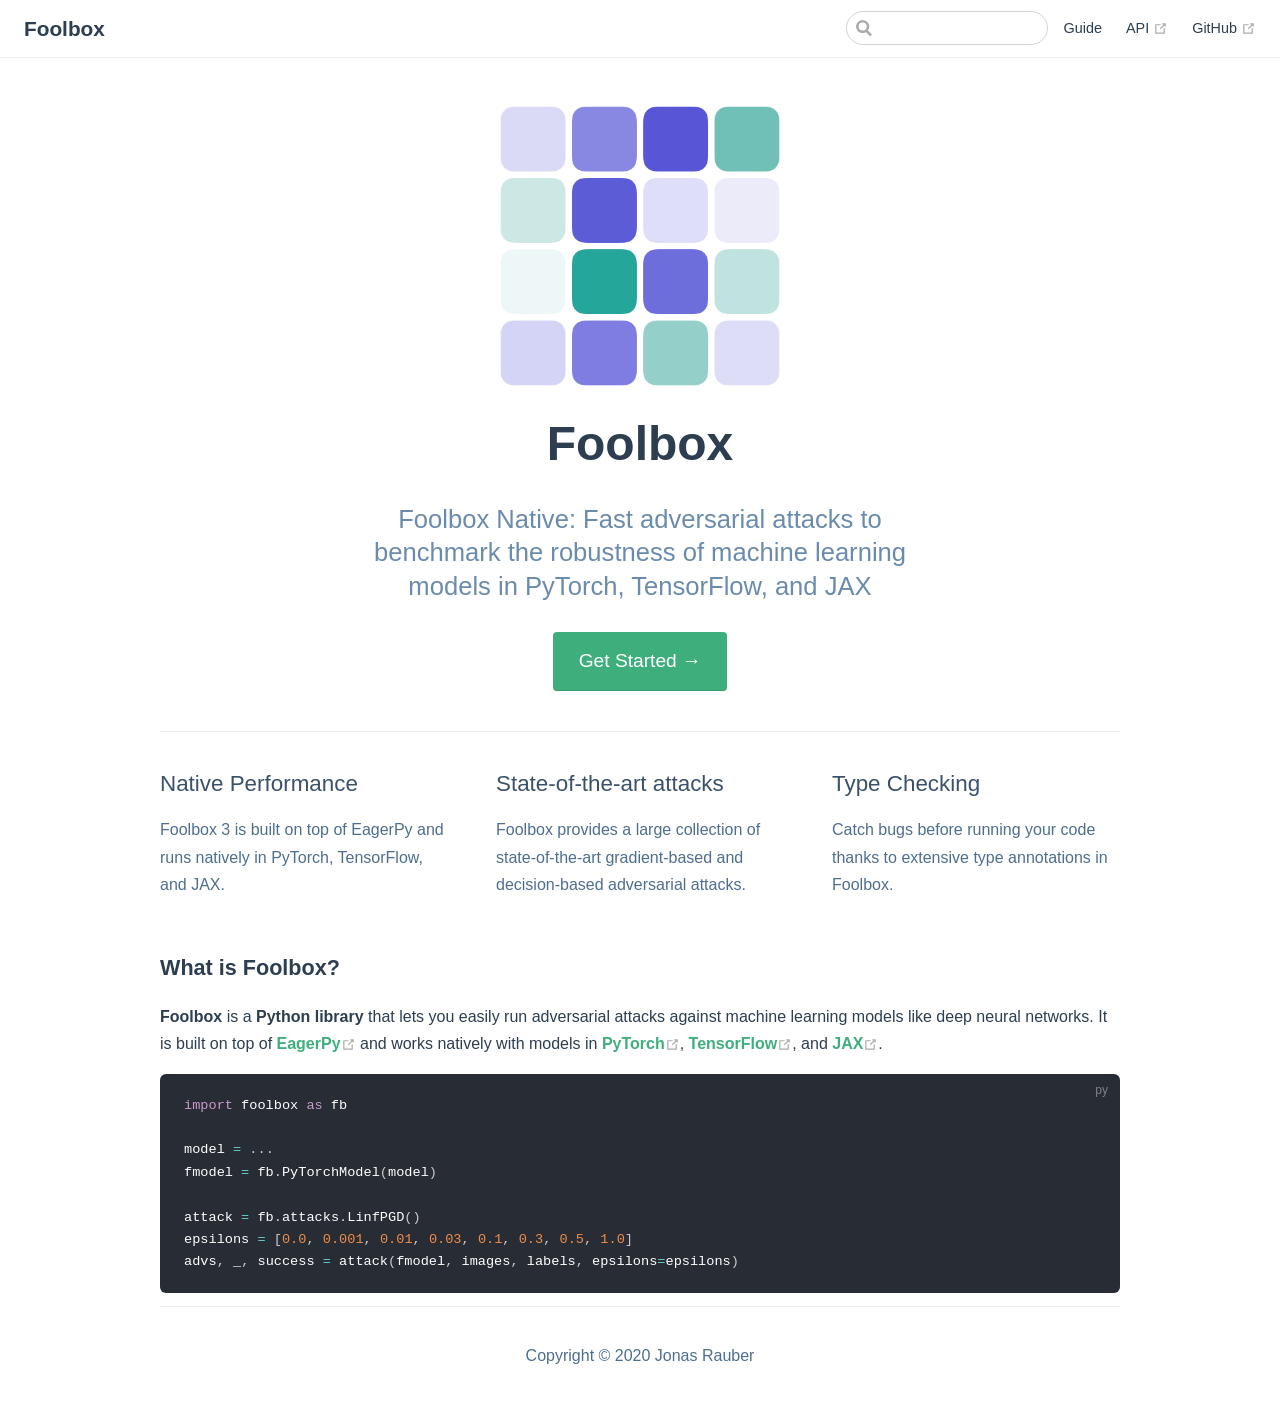
<file: index.html>
<!DOCTYPE html>
<html lang="en-US">
  <head>
    <meta charset="utf-8">
    <meta name="viewport" content="width=device-width,initial-scale=1">
    <title>Foolbox</title>
    <meta name="generator" content="VuePress 1.6.0">
    
    <meta name="description" content="A Python toolbox to create adversarial examples that fool neural networks in PyTorch, TensorFlow, and JAX">
    <link rel="preload" href="/assets/css/0.styles.6f307f2b.css" as="style"><link rel="preload" href="/assets/js/app.c25bac95.js" as="script"><link rel="preload" href="/assets/js/2.ab4a4ff9.js" as="script"><link rel="preload" href="/assets/js/7.150dd074.js" as="script"><link rel="prefetch" href="/assets/js/10.9f9bcc35.js"><link rel="prefetch" href="/assets/js/11.e166164e.js"><link rel="prefetch" href="/assets/js/12.4e399e85.js"><link rel="prefetch" href="/assets/js/3.86310c7c.js"><link rel="prefetch" href="/assets/js/4.377f92c5.js"><link rel="prefetch" href="/assets/js/5.5ffb625a.js"><link rel="prefetch" href="/assets/js/6.3bcfb74c.js"><link rel="prefetch" href="/assets/js/8.fa1818cd.js"><link rel="prefetch" href="/assets/js/9.53861a1d.js">
    <link rel="stylesheet" href="/assets/css/0.styles.6f307f2b.css">
  </head>
  <body>
    <div id="app" data-server-rendered="true"><div class="theme-container no-sidebar"><header class="navbar"><div class="sidebar-button"><svg xmlns="http://www.w3.org/2000/svg" aria-hidden="true" role="img" viewBox="0 0 448 512" class="icon"><path fill="currentColor" d="M436 124H12c-6.627 0-12-5.373-12-12V80c0-6.627 5.373-12 12-12h424c6.627 0 12 5.373 12 12v32c0 6.627-5.373 12-12 12zm0 160H12c-6.627 0-12-5.373-12-12v-32c0-6.627 5.373-12 12-12h424c6.627 0 12 5.373 12 12v32c0 6.627-5.373 12-12 12zm0 160H12c-6.627 0-12-5.373-12-12v-32c0-6.627 5.373-12 12-12h424c6.627 0 12 5.373 12 12v32c0 6.627-5.373 12-12 12z"></path></svg></div> <a href="/" aria-current="page" class="home-link router-link-exact-active router-link-active"><!----> <span class="site-name">Foolbox</span></a> <div class="links"><div class="search-box"><input aria-label="Search" autocomplete="off" spellcheck="false" value=""> <!----></div> <nav class="nav-links can-hide"><div class="nav-item"><a href="/guide/" class="nav-link">
  Guide
</a></div><div class="nav-item"><a href="https://foolbox.readthedocs.io/en/stable/" target="_blank" rel="noopener noreferrer" class="nav-link external">
  API
  <svg xmlns="http://www.w3.org/2000/svg" aria-labelledby="outbound-link-title" role="img" focusable="false" x="0px" y="0px" viewBox="0 0 100 100" width="15" height="15" class="icon outbound"><title id="outbound-link-title">(opens new window)</title> <path fill="currentColor" d="M18.8,85.1h56l0,0c2.2,0,4-1.8,4-4v-32h-8v28h-48v-48h28v-8h-32l0,0c-2.2,0-4,1.8-4,4v56C14.8,83.3,16.6,85.1,18.8,85.1z"></path> <polygon fill="currentColor" points="45.7,48.7 51.3,54.3 77.2,28.5 77.2,37.2 85.2,37.2 85.2,14.9 62.8,14.9 62.8,22.9 71.5,22.9"></polygon></svg></a></div><div class="nav-item"><a href="https://github.com/bethgelab/foolbox" target="_blank" rel="noopener noreferrer" class="nav-link external">
  GitHub
  <svg xmlns="http://www.w3.org/2000/svg" aria-labelledby="outbound-link-title" role="img" focusable="false" x="0px" y="0px" viewBox="0 0 100 100" width="15" height="15" class="icon outbound"><title id="outbound-link-title">(opens new window)</title> <path fill="currentColor" d="M18.8,85.1h56l0,0c2.2,0,4-1.8,4-4v-32h-8v28h-48v-48h28v-8h-32l0,0c-2.2,0-4,1.8-4,4v56C14.8,83.3,16.6,85.1,18.8,85.1z"></path> <polygon fill="currentColor" points="45.7,48.7 51.3,54.3 77.2,28.5 77.2,37.2 85.2,37.2 85.2,14.9 62.8,14.9 62.8,22.9 71.5,22.9"></polygon></svg></a></div> <!----></nav></div></header> <div class="sidebar-mask"></div> <aside class="sidebar"><nav class="nav-links"><div class="nav-item"><a href="/guide/" class="nav-link">
  Guide
</a></div><div class="nav-item"><a href="https://foolbox.readthedocs.io/en/stable/" target="_blank" rel="noopener noreferrer" class="nav-link external">
  API
  <svg xmlns="http://www.w3.org/2000/svg" aria-labelledby="outbound-link-title" role="img" focusable="false" x="0px" y="0px" viewBox="0 0 100 100" width="15" height="15" class="icon outbound"><title id="outbound-link-title">(opens new window)</title> <path fill="currentColor" d="M18.8,85.1h56l0,0c2.2,0,4-1.8,4-4v-32h-8v28h-48v-48h28v-8h-32l0,0c-2.2,0-4,1.8-4,4v56C14.8,83.3,16.6,85.1,18.8,85.1z"></path> <polygon fill="currentColor" points="45.7,48.7 51.3,54.3 77.2,28.5 77.2,37.2 85.2,37.2 85.2,14.9 62.8,14.9 62.8,22.9 71.5,22.9"></polygon></svg></a></div><div class="nav-item"><a href="https://github.com/bethgelab/foolbox" target="_blank" rel="noopener noreferrer" class="nav-link external">
  GitHub
  <svg xmlns="http://www.w3.org/2000/svg" aria-labelledby="outbound-link-title" role="img" focusable="false" x="0px" y="0px" viewBox="0 0 100 100" width="15" height="15" class="icon outbound"><title id="outbound-link-title">(opens new window)</title> <path fill="currentColor" d="M18.8,85.1h56l0,0c2.2,0,4-1.8,4-4v-32h-8v28h-48v-48h28v-8h-32l0,0c-2.2,0-4,1.8-4,4v56C14.8,83.3,16.6,85.1,18.8,85.1z"></path> <polygon fill="currentColor" points="45.7,48.7 51.3,54.3 77.2,28.5 77.2,37.2 85.2,37.2 85.2,14.9 62.8,14.9 62.8,22.9 71.5,22.9"></polygon></svg></a></div> <!----></nav>  <ul class="sidebar-links"><li><section class="sidebar-group depth-0"><p class="sidebar-heading open"><span>Guide</span> <!----></p> <ul class="sidebar-links sidebar-group-items"><li><a href="/guide/" class="sidebar-link">Introduction</a></li><li><a href="/guide/getting-started.html" class="sidebar-link">Getting Started</a></li><li><a href="/guide/examples.html" class="sidebar-link">Examples</a></li><li><a href="/guide/development.html" class="sidebar-link">Development</a></li><li><a href="/guide/adding_attacks.html" class="sidebar-link">Adding Adversarial Attacks</a></li></ul></section></li></ul> </aside> <main aria-labelledby="main-title" class="home"><header class="hero"><img src="/logo.png" alt="hero"> <h1 id="main-title">
      Foolbox
    </h1> <p class="description">
      Foolbox Native: Fast adversarial attacks to benchmark the robustness of machine learning models in PyTorch, TensorFlow, and JAX
    </p> <p class="action"><a href="/guide/" class="nav-link action-button">
  Get Started →
</a></p></header> <div class="features"><div class="feature"><h2>Native Performance</h2> <p>Foolbox 3 is built on top of EagerPy and runs natively in PyTorch, TensorFlow, and JAX.</p></div><div class="feature"><h2>State-of-the-art attacks</h2> <p>Foolbox provides a large collection of state-of-the-art gradient-based and decision-based adversarial attacks.</p></div><div class="feature"><h2>Type Checking</h2> <p>Catch bugs before running your code thanks to extensive type annotations in Foolbox.</p></div></div> <div class="theme-default-content custom content__default"><h3 id="what-is-foolbox"><a href="#what-is-foolbox" class="header-anchor">#</a> What is Foolbox?</h3> <p><strong>Foolbox</strong> is a <strong>Python library</strong> that lets you easily run adversarial attacks against machine learning models like deep neural networks. It is built on top of <a href="https://eagerpy.jonasrauber.de" target="_blank" rel="noopener noreferrer"><strong>EagerPy</strong><svg xmlns="http://www.w3.org/2000/svg" aria-labelledby="outbound-link-title" role="img" focusable="false" x="0px" y="0px" viewBox="0 0 100 100" width="15" height="15" class="icon outbound"><title id="outbound-link-title">(opens new window)</title> <path fill="currentColor" d="M18.8,85.1h56l0,0c2.2,0,4-1.8,4-4v-32h-8v28h-48v-48h28v-8h-32l0,0c-2.2,0-4,1.8-4,4v56C14.8,83.3,16.6,85.1,18.8,85.1z"></path> <polygon fill="currentColor" points="45.7,48.7 51.3,54.3 77.2,28.5 77.2,37.2 85.2,37.2 85.2,14.9 62.8,14.9 62.8,22.9 71.5,22.9"></polygon></svg></a> and works natively with models in <a href="https://pytorch.org" target="_blank" rel="noopener noreferrer"><strong>PyTorch</strong><svg xmlns="http://www.w3.org/2000/svg" aria-labelledby="outbound-link-title" role="img" focusable="false" x="0px" y="0px" viewBox="0 0 100 100" width="15" height="15" class="icon outbound"><title id="outbound-link-title">(opens new window)</title> <path fill="currentColor" d="M18.8,85.1h56l0,0c2.2,0,4-1.8,4-4v-32h-8v28h-48v-48h28v-8h-32l0,0c-2.2,0-4,1.8-4,4v56C14.8,83.3,16.6,85.1,18.8,85.1z"></path> <polygon fill="currentColor" points="45.7,48.7 51.3,54.3 77.2,28.5 77.2,37.2 85.2,37.2 85.2,14.9 62.8,14.9 62.8,22.9 71.5,22.9"></polygon></svg></a>, <a href="https://www.tensorflow.org" target="_blank" rel="noopener noreferrer"><strong>TensorFlow</strong><svg xmlns="http://www.w3.org/2000/svg" aria-labelledby="outbound-link-title" role="img" focusable="false" x="0px" y="0px" viewBox="0 0 100 100" width="15" height="15" class="icon outbound"><title id="outbound-link-title">(opens new window)</title> <path fill="currentColor" d="M18.8,85.1h56l0,0c2.2,0,4-1.8,4-4v-32h-8v28h-48v-48h28v-8h-32l0,0c-2.2,0-4,1.8-4,4v56C14.8,83.3,16.6,85.1,18.8,85.1z"></path> <polygon fill="currentColor" points="45.7,48.7 51.3,54.3 77.2,28.5 77.2,37.2 85.2,37.2 85.2,14.9 62.8,14.9 62.8,22.9 71.5,22.9"></polygon></svg></a>, and <a href="https://github.com/google/jax" target="_blank" rel="noopener noreferrer"><strong>JAX</strong><svg xmlns="http://www.w3.org/2000/svg" aria-labelledby="outbound-link-title" role="img" focusable="false" x="0px" y="0px" viewBox="0 0 100 100" width="15" height="15" class="icon outbound"><title id="outbound-link-title">(opens new window)</title> <path fill="currentColor" d="M18.8,85.1h56l0,0c2.2,0,4-1.8,4-4v-32h-8v28h-48v-48h28v-8h-32l0,0c-2.2,0-4,1.8-4,4v56C14.8,83.3,16.6,85.1,18.8,85.1z"></path> <polygon fill="currentColor" points="45.7,48.7 51.3,54.3 77.2,28.5 77.2,37.2 85.2,37.2 85.2,14.9 62.8,14.9 62.8,22.9 71.5,22.9"></polygon></svg></a>.</p> <div class="language-python extra-class"><pre class="language-python"><code><span class="token keyword">import</span> foolbox <span class="token keyword">as</span> fb

model <span class="token operator">=</span> <span class="token punctuation">.</span><span class="token punctuation">.</span><span class="token punctuation">.</span>
fmodel <span class="token operator">=</span> fb<span class="token punctuation">.</span>PyTorchModel<span class="token punctuation">(</span>model<span class="token punctuation">)</span>

attack <span class="token operator">=</span> fb<span class="token punctuation">.</span>attacks<span class="token punctuation">.</span>LinfPGD<span class="token punctuation">(</span><span class="token punctuation">)</span>
epsilons <span class="token operator">=</span> <span class="token punctuation">[</span><span class="token number">0.0</span><span class="token punctuation">,</span> <span class="token number">0.001</span><span class="token punctuation">,</span> <span class="token number">0.01</span><span class="token punctuation">,</span> <span class="token number">0.03</span><span class="token punctuation">,</span> <span class="token number">0.1</span><span class="token punctuation">,</span> <span class="token number">0.3</span><span class="token punctuation">,</span> <span class="token number">0.5</span><span class="token punctuation">,</span> <span class="token number">1.0</span><span class="token punctuation">]</span>
advs<span class="token punctuation">,</span> _<span class="token punctuation">,</span> success <span class="token operator">=</span> attack<span class="token punctuation">(</span>fmodel<span class="token punctuation">,</span> images<span class="token punctuation">,</span> labels<span class="token punctuation">,</span> epsilons<span class="token operator">=</span>epsilons<span class="token punctuation">)</span>
</code></pre></div></div> <div class="footer">
    Copyright © 2020 Jonas Rauber
  </div></main></div><div class="global-ui"></div></div>
    <script src="/assets/js/app.c25bac95.js" defer></script><script src="/assets/js/2.ab4a4ff9.js" defer></script><script src="/assets/js/7.150dd074.js" defer></script>
  </body>
</html>
</file>
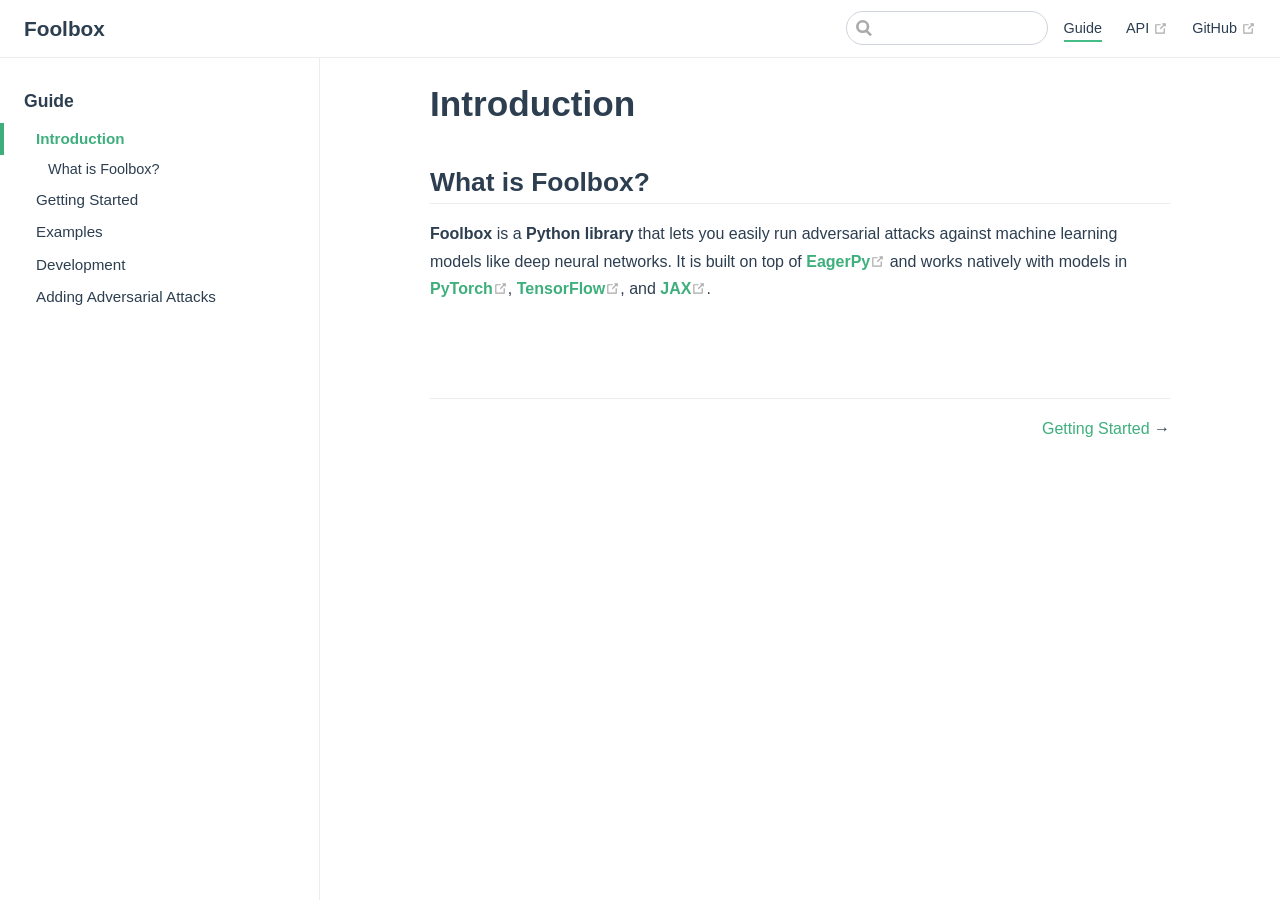
<file: guide/index.html>
<!DOCTYPE html>
<html lang="en-US">
  <head>
    <meta charset="utf-8">
    <meta name="viewport" content="width=device-width,initial-scale=1">
    <title>Introduction | Foolbox</title>
    <meta name="generator" content="VuePress 1.6.0">
    
    <meta name="description" content="A Python toolbox to create adversarial examples that fool neural networks in PyTorch, TensorFlow, and JAX">
    <link rel="preload" href="/assets/css/0.styles.6f307f2b.css" as="style"><link rel="preload" href="/assets/js/app.c25bac95.js" as="script"><link rel="preload" href="/assets/js/2.ab4a4ff9.js" as="script"><link rel="preload" href="/assets/js/8.fa1818cd.js" as="script"><link rel="prefetch" href="/assets/js/10.9f9bcc35.js"><link rel="prefetch" href="/assets/js/11.e166164e.js"><link rel="prefetch" href="/assets/js/12.4e399e85.js"><link rel="prefetch" href="/assets/js/3.86310c7c.js"><link rel="prefetch" href="/assets/js/4.377f92c5.js"><link rel="prefetch" href="/assets/js/5.5ffb625a.js"><link rel="prefetch" href="/assets/js/6.3bcfb74c.js"><link rel="prefetch" href="/assets/js/7.150dd074.js"><link rel="prefetch" href="/assets/js/9.53861a1d.js">
    <link rel="stylesheet" href="/assets/css/0.styles.6f307f2b.css">
  </head>
  <body>
    <div id="app" data-server-rendered="true"><div class="theme-container"><header class="navbar"><div class="sidebar-button"><svg xmlns="http://www.w3.org/2000/svg" aria-hidden="true" role="img" viewBox="0 0 448 512" class="icon"><path fill="currentColor" d="M436 124H12c-6.627 0-12-5.373-12-12V80c0-6.627 5.373-12 12-12h424c6.627 0 12 5.373 12 12v32c0 6.627-5.373 12-12 12zm0 160H12c-6.627 0-12-5.373-12-12v-32c0-6.627 5.373-12 12-12h424c6.627 0 12 5.373 12 12v32c0 6.627-5.373 12-12 12zm0 160H12c-6.627 0-12-5.373-12-12v-32c0-6.627 5.373-12 12-12h424c6.627 0 12 5.373 12 12v32c0 6.627-5.373 12-12 12z"></path></svg></div> <a href="/" class="home-link router-link-active"><!----> <span class="site-name">Foolbox</span></a> <div class="links"><div class="search-box"><input aria-label="Search" autocomplete="off" spellcheck="false" value=""> <!----></div> <nav class="nav-links can-hide"><div class="nav-item"><a href="/guide/" aria-current="page" class="nav-link router-link-exact-active router-link-active">
  Guide
</a></div><div class="nav-item"><a href="https://foolbox.readthedocs.io/en/stable/" target="_blank" rel="noopener noreferrer" class="nav-link external">
  API
  <svg xmlns="http://www.w3.org/2000/svg" aria-labelledby="outbound-link-title" role="img" focusable="false" x="0px" y="0px" viewBox="0 0 100 100" width="15" height="15" class="icon outbound"><title id="outbound-link-title">(opens new window)</title> <path fill="currentColor" d="M18.8,85.1h56l0,0c2.2,0,4-1.8,4-4v-32h-8v28h-48v-48h28v-8h-32l0,0c-2.2,0-4,1.8-4,4v56C14.8,83.3,16.6,85.1,18.8,85.1z"></path> <polygon fill="currentColor" points="45.7,48.7 51.3,54.3 77.2,28.5 77.2,37.2 85.2,37.2 85.2,14.9 62.8,14.9 62.8,22.9 71.5,22.9"></polygon></svg></a></div><div class="nav-item"><a href="https://github.com/bethgelab/foolbox" target="_blank" rel="noopener noreferrer" class="nav-link external">
  GitHub
  <svg xmlns="http://www.w3.org/2000/svg" aria-labelledby="outbound-link-title" role="img" focusable="false" x="0px" y="0px" viewBox="0 0 100 100" width="15" height="15" class="icon outbound"><title id="outbound-link-title">(opens new window)</title> <path fill="currentColor" d="M18.8,85.1h56l0,0c2.2,0,4-1.8,4-4v-32h-8v28h-48v-48h28v-8h-32l0,0c-2.2,0-4,1.8-4,4v56C14.8,83.3,16.6,85.1,18.8,85.1z"></path> <polygon fill="currentColor" points="45.7,48.7 51.3,54.3 77.2,28.5 77.2,37.2 85.2,37.2 85.2,14.9 62.8,14.9 62.8,22.9 71.5,22.9"></polygon></svg></a></div> <!----></nav></div></header> <div class="sidebar-mask"></div> <aside class="sidebar"><nav class="nav-links"><div class="nav-item"><a href="/guide/" aria-current="page" class="nav-link router-link-exact-active router-link-active">
  Guide
</a></div><div class="nav-item"><a href="https://foolbox.readthedocs.io/en/stable/" target="_blank" rel="noopener noreferrer" class="nav-link external">
  API
  <svg xmlns="http://www.w3.org/2000/svg" aria-labelledby="outbound-link-title" role="img" focusable="false" x="0px" y="0px" viewBox="0 0 100 100" width="15" height="15" class="icon outbound"><title id="outbound-link-title">(opens new window)</title> <path fill="currentColor" d="M18.8,85.1h56l0,0c2.2,0,4-1.8,4-4v-32h-8v28h-48v-48h28v-8h-32l0,0c-2.2,0-4,1.8-4,4v56C14.8,83.3,16.6,85.1,18.8,85.1z"></path> <polygon fill="currentColor" points="45.7,48.7 51.3,54.3 77.2,28.5 77.2,37.2 85.2,37.2 85.2,14.9 62.8,14.9 62.8,22.9 71.5,22.9"></polygon></svg></a></div><div class="nav-item"><a href="https://github.com/bethgelab/foolbox" target="_blank" rel="noopener noreferrer" class="nav-link external">
  GitHub
  <svg xmlns="http://www.w3.org/2000/svg" aria-labelledby="outbound-link-title" role="img" focusable="false" x="0px" y="0px" viewBox="0 0 100 100" width="15" height="15" class="icon outbound"><title id="outbound-link-title">(opens new window)</title> <path fill="currentColor" d="M18.8,85.1h56l0,0c2.2,0,4-1.8,4-4v-32h-8v28h-48v-48h28v-8h-32l0,0c-2.2,0-4,1.8-4,4v56C14.8,83.3,16.6,85.1,18.8,85.1z"></path> <polygon fill="currentColor" points="45.7,48.7 51.3,54.3 77.2,28.5 77.2,37.2 85.2,37.2 85.2,14.9 62.8,14.9 62.8,22.9 71.5,22.9"></polygon></svg></a></div> <!----></nav>  <ul class="sidebar-links"><li><section class="sidebar-group depth-0"><p class="sidebar-heading open"><span>Guide</span> <!----></p> <ul class="sidebar-links sidebar-group-items"><li><a href="/guide/" aria-current="page" class="active sidebar-link">Introduction</a><ul class="sidebar-sub-headers"><li class="sidebar-sub-header"><a href="/guide/#what-is-foolbox" class="sidebar-link">What is Foolbox?</a></li></ul></li><li><a href="/guide/getting-started.html" class="sidebar-link">Getting Started</a></li><li><a href="/guide/examples.html" class="sidebar-link">Examples</a></li><li><a href="/guide/development.html" class="sidebar-link">Development</a></li><li><a href="/guide/adding_attacks.html" class="sidebar-link">Adding Adversarial Attacks</a></li></ul></section></li></ul> </aside> <main class="page"> <div class="theme-default-content content__default"><h1 id="introduction"><a href="#introduction" class="header-anchor">#</a> Introduction</h1> <h2 id="what-is-foolbox"><a href="#what-is-foolbox" class="header-anchor">#</a> What is Foolbox?</h2> <p><strong>Foolbox</strong> is a <strong>Python library</strong> that lets you easily run adversarial attacks against machine learning models like deep neural networks. It is built on top of <a href="https://eagerpy.jonasrauber.de" target="_blank" rel="noopener noreferrer"><strong>EagerPy</strong><svg xmlns="http://www.w3.org/2000/svg" aria-labelledby="outbound-link-title" role="img" focusable="false" x="0px" y="0px" viewBox="0 0 100 100" width="15" height="15" class="icon outbound"><title id="outbound-link-title">(opens new window)</title> <path fill="currentColor" d="M18.8,85.1h56l0,0c2.2,0,4-1.8,4-4v-32h-8v28h-48v-48h28v-8h-32l0,0c-2.2,0-4,1.8-4,4v56C14.8,83.3,16.6,85.1,18.8,85.1z"></path> <polygon fill="currentColor" points="45.7,48.7 51.3,54.3 77.2,28.5 77.2,37.2 85.2,37.2 85.2,14.9 62.8,14.9 62.8,22.9 71.5,22.9"></polygon></svg></a> and works natively with models in <a href="https://pytorch.org" target="_blank" rel="noopener noreferrer"><strong>PyTorch</strong><svg xmlns="http://www.w3.org/2000/svg" aria-labelledby="outbound-link-title" role="img" focusable="false" x="0px" y="0px" viewBox="0 0 100 100" width="15" height="15" class="icon outbound"><title id="outbound-link-title">(opens new window)</title> <path fill="currentColor" d="M18.8,85.1h56l0,0c2.2,0,4-1.8,4-4v-32h-8v28h-48v-48h28v-8h-32l0,0c-2.2,0-4,1.8-4,4v56C14.8,83.3,16.6,85.1,18.8,85.1z"></path> <polygon fill="currentColor" points="45.7,48.7 51.3,54.3 77.2,28.5 77.2,37.2 85.2,37.2 85.2,14.9 62.8,14.9 62.8,22.9 71.5,22.9"></polygon></svg></a>, <a href="https://www.tensorflow.org" target="_blank" rel="noopener noreferrer"><strong>TensorFlow</strong><svg xmlns="http://www.w3.org/2000/svg" aria-labelledby="outbound-link-title" role="img" focusable="false" x="0px" y="0px" viewBox="0 0 100 100" width="15" height="15" class="icon outbound"><title id="outbound-link-title">(opens new window)</title> <path fill="currentColor" d="M18.8,85.1h56l0,0c2.2,0,4-1.8,4-4v-32h-8v28h-48v-48h28v-8h-32l0,0c-2.2,0-4,1.8-4,4v56C14.8,83.3,16.6,85.1,18.8,85.1z"></path> <polygon fill="currentColor" points="45.7,48.7 51.3,54.3 77.2,28.5 77.2,37.2 85.2,37.2 85.2,14.9 62.8,14.9 62.8,22.9 71.5,22.9"></polygon></svg></a>, and <a href="https://github.com/google/jax" target="_blank" rel="noopener noreferrer"><strong>JAX</strong><svg xmlns="http://www.w3.org/2000/svg" aria-labelledby="outbound-link-title" role="img" focusable="false" x="0px" y="0px" viewBox="0 0 100 100" width="15" height="15" class="icon outbound"><title id="outbound-link-title">(opens new window)</title> <path fill="currentColor" d="M18.8,85.1h56l0,0c2.2,0,4-1.8,4-4v-32h-8v28h-48v-48h28v-8h-32l0,0c-2.2,0-4,1.8-4,4v56C14.8,83.3,16.6,85.1,18.8,85.1z"></path> <polygon fill="currentColor" points="45.7,48.7 51.3,54.3 77.2,28.5 77.2,37.2 85.2,37.2 85.2,14.9 62.8,14.9 62.8,22.9 71.5,22.9"></polygon></svg></a>.</p></div> <footer class="page-edit"><!----> <!----></footer> <div class="page-nav"><p class="inner"><!----> <span class="next"><a href="/guide/getting-started.html">
        Getting Started
      </a>
      →
    </span></p></div> </main></div><div class="global-ui"></div></div>
    <script src="/assets/js/app.c25bac95.js" defer></script><script src="/assets/js/2.ab4a4ff9.js" defer></script><script src="/assets/js/8.fa1818cd.js" defer></script>
  </body>
</html>
</file>
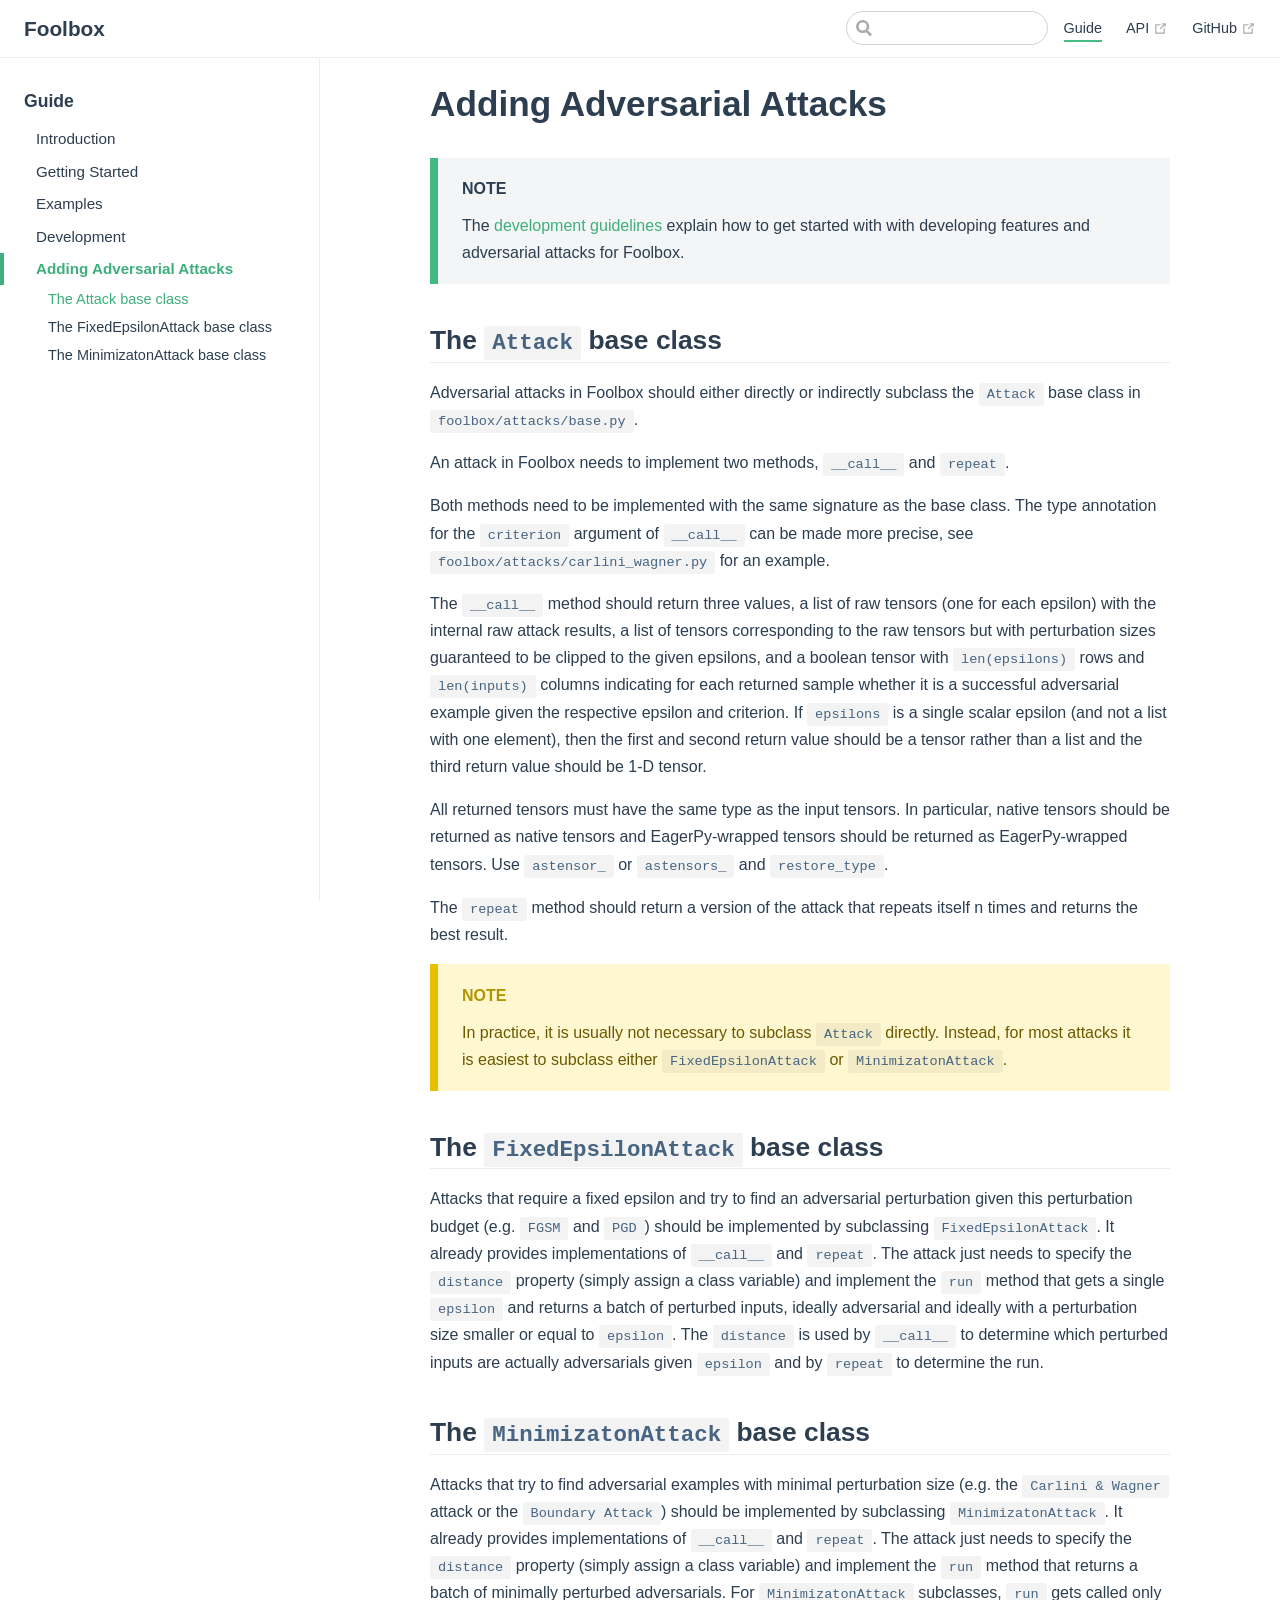
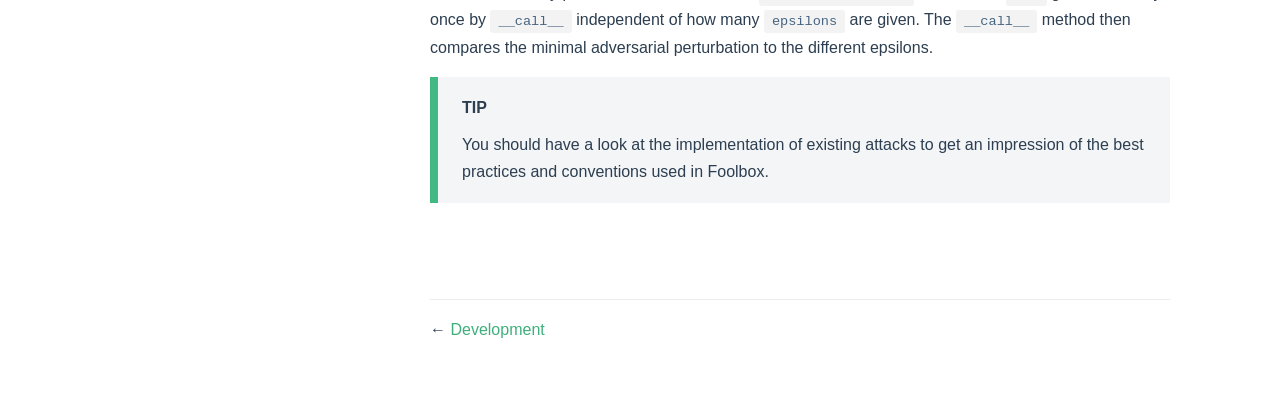
<file: guide/adding_attacks.html>
<!DOCTYPE html>
<html lang="en-US">
  <head>
    <meta charset="utf-8">
    <meta name="viewport" content="width=device-width,initial-scale=1">
    <title>Adding Adversarial Attacks | Foolbox</title>
    <meta name="generator" content="VuePress 1.6.0">
    
    <meta name="description" content="A Python toolbox to create adversarial examples that fool neural networks in PyTorch, TensorFlow, and JAX">
    <link rel="preload" href="/assets/css/0.styles.6f307f2b.css" as="style"><link rel="preload" href="/assets/js/app.c25bac95.js" as="script"><link rel="preload" href="/assets/js/2.ab4a4ff9.js" as="script"><link rel="preload" href="/assets/js/9.53861a1d.js" as="script"><link rel="prefetch" href="/assets/js/10.9f9bcc35.js"><link rel="prefetch" href="/assets/js/11.e166164e.js"><link rel="prefetch" href="/assets/js/12.4e399e85.js"><link rel="prefetch" href="/assets/js/3.86310c7c.js"><link rel="prefetch" href="/assets/js/4.377f92c5.js"><link rel="prefetch" href="/assets/js/5.5ffb625a.js"><link rel="prefetch" href="/assets/js/6.3bcfb74c.js"><link rel="prefetch" href="/assets/js/7.150dd074.js"><link rel="prefetch" href="/assets/js/8.fa1818cd.js">
    <link rel="stylesheet" href="/assets/css/0.styles.6f307f2b.css">
  </head>
  <body>
    <div id="app" data-server-rendered="true"><div class="theme-container"><header class="navbar"><div class="sidebar-button"><svg xmlns="http://www.w3.org/2000/svg" aria-hidden="true" role="img" viewBox="0 0 448 512" class="icon"><path fill="currentColor" d="M436 124H12c-6.627 0-12-5.373-12-12V80c0-6.627 5.373-12 12-12h424c6.627 0 12 5.373 12 12v32c0 6.627-5.373 12-12 12zm0 160H12c-6.627 0-12-5.373-12-12v-32c0-6.627 5.373-12 12-12h424c6.627 0 12 5.373 12 12v32c0 6.627-5.373 12-12 12zm0 160H12c-6.627 0-12-5.373-12-12v-32c0-6.627 5.373-12 12-12h424c6.627 0 12 5.373 12 12v32c0 6.627-5.373 12-12 12z"></path></svg></div> <a href="/" class="home-link router-link-active"><!----> <span class="site-name">Foolbox</span></a> <div class="links"><div class="search-box"><input aria-label="Search" autocomplete="off" spellcheck="false" value=""> <!----></div> <nav class="nav-links can-hide"><div class="nav-item"><a href="/guide/" class="nav-link router-link-active">
  Guide
</a></div><div class="nav-item"><a href="https://foolbox.readthedocs.io/en/stable/" target="_blank" rel="noopener noreferrer" class="nav-link external">
  API
  <svg xmlns="http://www.w3.org/2000/svg" aria-labelledby="outbound-link-title" role="img" focusable="false" x="0px" y="0px" viewBox="0 0 100 100" width="15" height="15" class="icon outbound"><title id="outbound-link-title">(opens new window)</title> <path fill="currentColor" d="M18.8,85.1h56l0,0c2.2,0,4-1.8,4-4v-32h-8v28h-48v-48h28v-8h-32l0,0c-2.2,0-4,1.8-4,4v56C14.8,83.3,16.6,85.1,18.8,85.1z"></path> <polygon fill="currentColor" points="45.7,48.7 51.3,54.3 77.2,28.5 77.2,37.2 85.2,37.2 85.2,14.9 62.8,14.9 62.8,22.9 71.5,22.9"></polygon></svg></a></div><div class="nav-item"><a href="https://github.com/bethgelab/foolbox" target="_blank" rel="noopener noreferrer" class="nav-link external">
  GitHub
  <svg xmlns="http://www.w3.org/2000/svg" aria-labelledby="outbound-link-title" role="img" focusable="false" x="0px" y="0px" viewBox="0 0 100 100" width="15" height="15" class="icon outbound"><title id="outbound-link-title">(opens new window)</title> <path fill="currentColor" d="M18.8,85.1h56l0,0c2.2,0,4-1.8,4-4v-32h-8v28h-48v-48h28v-8h-32l0,0c-2.2,0-4,1.8-4,4v56C14.8,83.3,16.6,85.1,18.8,85.1z"></path> <polygon fill="currentColor" points="45.7,48.7 51.3,54.3 77.2,28.5 77.2,37.2 85.2,37.2 85.2,14.9 62.8,14.9 62.8,22.9 71.5,22.9"></polygon></svg></a></div> <!----></nav></div></header> <div class="sidebar-mask"></div> <aside class="sidebar"><nav class="nav-links"><div class="nav-item"><a href="/guide/" class="nav-link router-link-active">
  Guide
</a></div><div class="nav-item"><a href="https://foolbox.readthedocs.io/en/stable/" target="_blank" rel="noopener noreferrer" class="nav-link external">
  API
  <svg xmlns="http://www.w3.org/2000/svg" aria-labelledby="outbound-link-title" role="img" focusable="false" x="0px" y="0px" viewBox="0 0 100 100" width="15" height="15" class="icon outbound"><title id="outbound-link-title">(opens new window)</title> <path fill="currentColor" d="M18.8,85.1h56l0,0c2.2,0,4-1.8,4-4v-32h-8v28h-48v-48h28v-8h-32l0,0c-2.2,0-4,1.8-4,4v56C14.8,83.3,16.6,85.1,18.8,85.1z"></path> <polygon fill="currentColor" points="45.7,48.7 51.3,54.3 77.2,28.5 77.2,37.2 85.2,37.2 85.2,14.9 62.8,14.9 62.8,22.9 71.5,22.9"></polygon></svg></a></div><div class="nav-item"><a href="https://github.com/bethgelab/foolbox" target="_blank" rel="noopener noreferrer" class="nav-link external">
  GitHub
  <svg xmlns="http://www.w3.org/2000/svg" aria-labelledby="outbound-link-title" role="img" focusable="false" x="0px" y="0px" viewBox="0 0 100 100" width="15" height="15" class="icon outbound"><title id="outbound-link-title">(opens new window)</title> <path fill="currentColor" d="M18.8,85.1h56l0,0c2.2,0,4-1.8,4-4v-32h-8v28h-48v-48h28v-8h-32l0,0c-2.2,0-4,1.8-4,4v56C14.8,83.3,16.6,85.1,18.8,85.1z"></path> <polygon fill="currentColor" points="45.7,48.7 51.3,54.3 77.2,28.5 77.2,37.2 85.2,37.2 85.2,14.9 62.8,14.9 62.8,22.9 71.5,22.9"></polygon></svg></a></div> <!----></nav>  <ul class="sidebar-links"><li><section class="sidebar-group depth-0"><p class="sidebar-heading open"><span>Guide</span> <!----></p> <ul class="sidebar-links sidebar-group-items"><li><a href="/guide/" aria-current="page" class="sidebar-link">Introduction</a></li><li><a href="/guide/getting-started.html" class="sidebar-link">Getting Started</a></li><li><a href="/guide/examples.html" class="sidebar-link">Examples</a></li><li><a href="/guide/development.html" class="sidebar-link">Development</a></li><li><a href="/guide/adding_attacks.html" aria-current="page" class="active sidebar-link">Adding Adversarial Attacks</a><ul class="sidebar-sub-headers"><li class="sidebar-sub-header"><a href="/guide/adding_attacks.html#the-attack-base-class" class="sidebar-link">The Attack base class</a></li><li class="sidebar-sub-header"><a href="/guide/adding_attacks.html#the-fixedepsilonattack-base-class" class="sidebar-link">The FixedEpsilonAttack base class</a></li><li class="sidebar-sub-header"><a href="/guide/adding_attacks.html#the-minimizatonattack-base-class" class="sidebar-link">The MinimizatonAttack base class</a></li></ul></li></ul></section></li></ul> </aside> <main class="page"> <div class="theme-default-content content__default"><h1 id="adding-adversarial-attacks"><a href="#adding-adversarial-attacks" class="header-anchor">#</a> Adding Adversarial Attacks</h1> <div class="custom-block tip"><p class="custom-block-title">NOTE</p> <p>The <a href="./development">development guidelines</a> explain how to get started with
with developing features and adversarial attacks for Foolbox.</p></div> <h2 id="the-attack-base-class"><a href="#the-attack-base-class" class="header-anchor">#</a> The <code>Attack</code> base class</h2> <p>Adversarial attacks in Foolbox should either directly or indirectly subclass
the <code>Attack</code> base class in <code>foolbox/attacks/base.py</code>.</p> <p>An attack in Foolbox needs to implement two methods, <code>__call__</code> and <code>repeat</code>.</p> <p>Both methods need to be implemented with the same signature as the base class.
The type annotation for the <code>criterion</code> argument of <code>__call__</code> can be made
more precise, see <code>foolbox/attacks/carlini_wagner.py</code> for an example.</p> <p>The <code>__call__</code> method should return three values, a list of raw tensors (one
for each epsilon) with the internal raw attack results, a list of tensors
corresponding to the raw tensors but with perturbation sizes guaranteed to
be clipped to the given epsilons, and a boolean tensor with <code>len(epsilons)</code>
rows and <code>len(inputs)</code> columns indicating for each returned sample whether
it is a successful adversarial example given the respective epsilon and
criterion. If <code>epsilons</code> is a single scalar epsilon (and not a list with
one element), then the first and second return value should be a tensor
rather than a list and the third return value should be 1-D tensor.</p> <p>All returned tensors must have the same type as the input tensors. In
particular, native tensors should be returned as native tensors and
EagerPy-wrapped tensors should be returned as EagerPy-wrapped tensors.
Use <code>astensor_</code> or <code>astensors_</code> and <code>restore_type</code>.</p> <p>The <code>repeat</code> method should return a version of the attack that repeats itself
n times and returns the best result.</p> <div class="custom-block warning"><p class="custom-block-title">NOTE</p> <p>In practice, it is usually not necessary to subclass <code>Attack</code> directly.
Instead, for most attacks it is easiest to subclass either <code>FixedEpsilonAttack</code>
or <code>MinimizatonAttack</code>.</p></div> <h2 id="the-fixedepsilonattack-base-class"><a href="#the-fixedepsilonattack-base-class" class="header-anchor">#</a> The <code>FixedEpsilonAttack</code> base class</h2> <p>Attacks that require a fixed epsilon and try to find an adversarial
perturbation given this perturbation budget (e.g. <code>FGSM</code> and <code>PGD</code>) should
be implemented by subclassing <code>FixedEpsilonAttack</code>. It already provides
implementations of <code>__call__</code> and <code>repeat</code>. The attack just needs
to specify the <code>distance</code> property (simply assign a class variable) and
implement the <code>run</code> method that gets a single <code>epsilon</code> and returns a batch
of perturbed inputs, ideally adversarial and ideally with a perturbation
size smaller or equal to <code>epsilon</code>.
The <code>distance</code> is used by <code>__call__</code> to determine which perturbed inputs
are actually adversarials given <code>epsilon</code> and by <code>repeat</code> to determine the
run.</p> <h2 id="the-minimizatonattack-base-class"><a href="#the-minimizatonattack-base-class" class="header-anchor">#</a> The <code>MinimizatonAttack</code> base class</h2> <p>Attacks that try to find adversarial examples with minimal perturbation size
(e.g. the <code>Carlini &amp; Wagner</code> attack or the <code>Boundary Attack</code>) should
be implemented by subclassing <code>MinimizatonAttack</code>. It already provides
implementations of <code>__call__</code> and <code>repeat</code>. The attack just needs
to specify the <code>distance</code> property (simply assign a class variable) and
implement the <code>run</code> method that returns a batch of minimally perturbed
adversarials. For <code>MinimizatonAttack</code> subclasses, <code>run</code> gets called only once
by <code>__call__</code> independent of how many <code>epsilons</code> are given. The <code>__call__</code>
method then compares the minimal adversarial perturbation to the different
epsilons.</p> <div class="custom-block tip"><p class="custom-block-title">TIP</p> <p>You should have a look at the implementation of existing attacks
to get an impression of the best practices and conventions used in Foolbox.</p></div></div> <footer class="page-edit"><!----> <!----></footer> <div class="page-nav"><p class="inner"><span class="prev">
      ←
      <a href="/guide/development.html" class="prev">
        Development
      </a></span> <!----></p></div> </main></div><div class="global-ui"></div></div>
    <script src="/assets/js/app.c25bac95.js" defer></script><script src="/assets/js/2.ab4a4ff9.js" defer></script><script src="/assets/js/9.53861a1d.js" defer></script>
  </body>
</html>
</file>
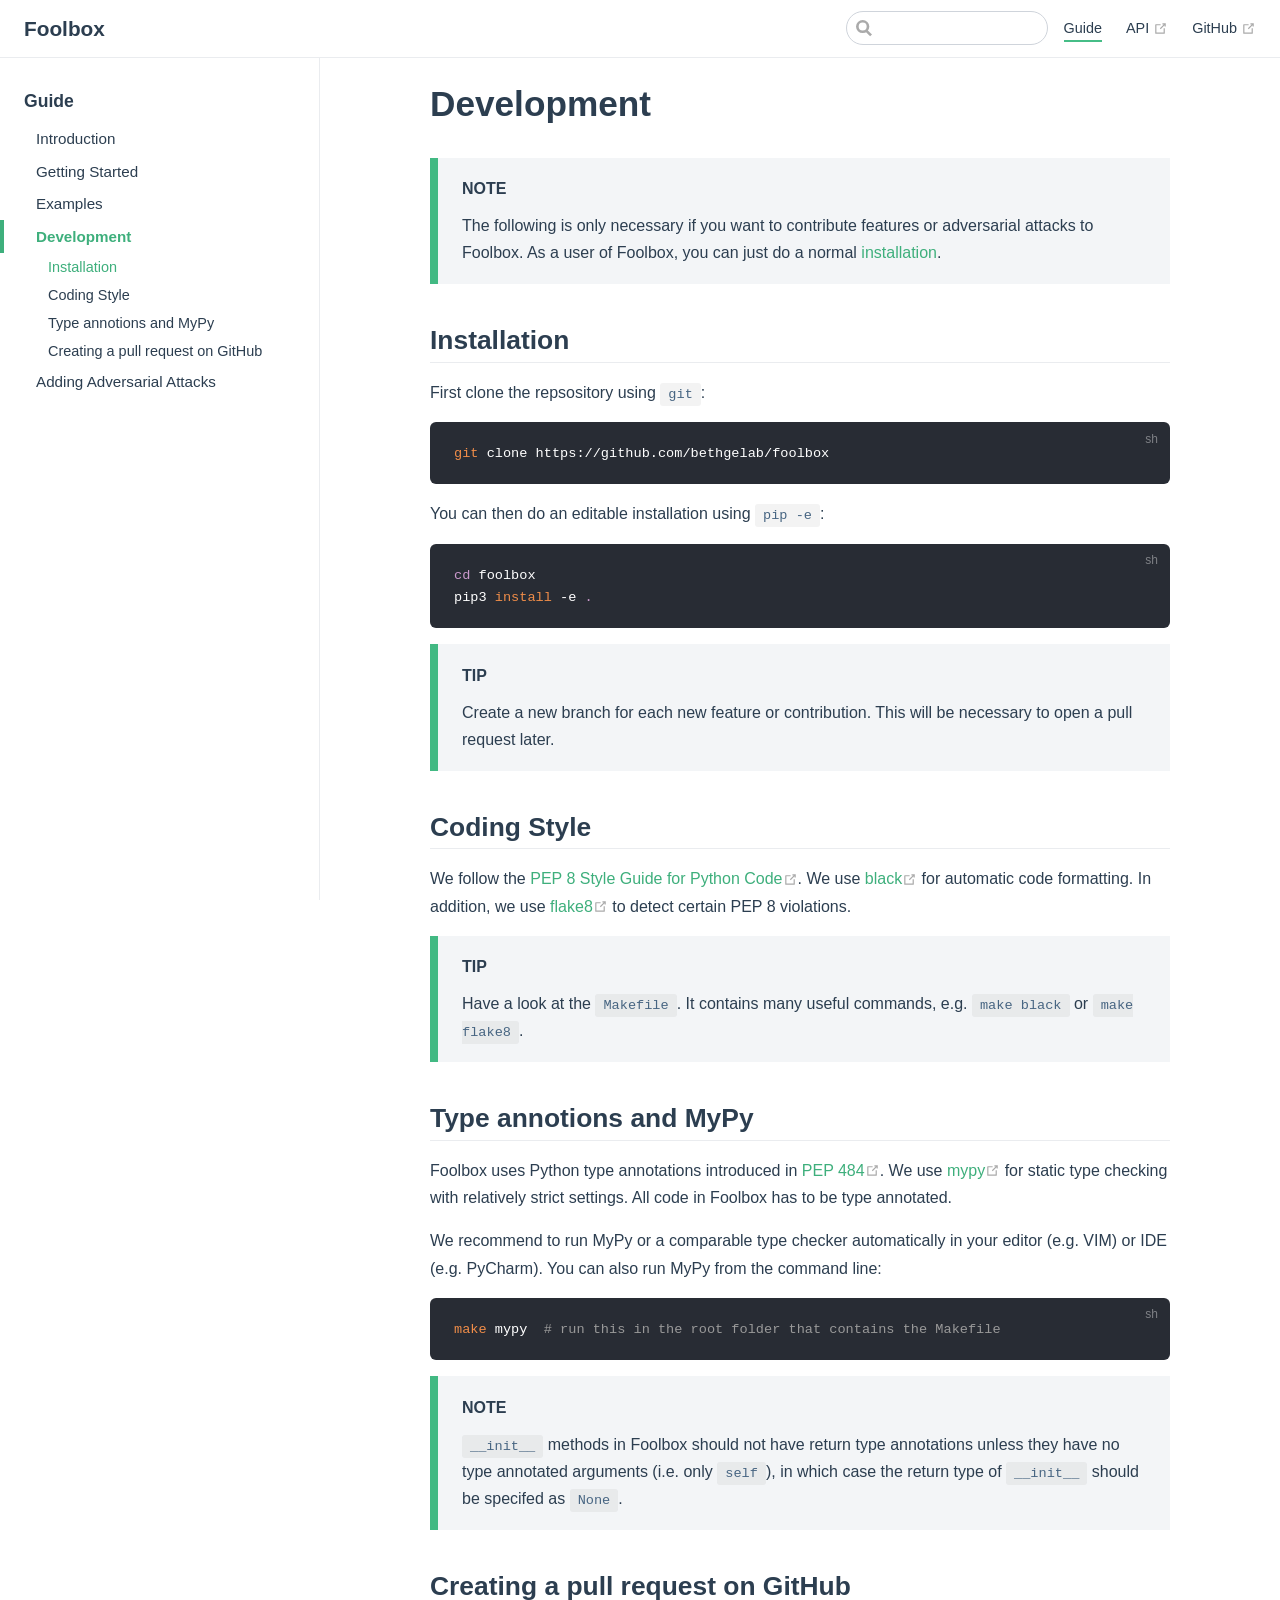
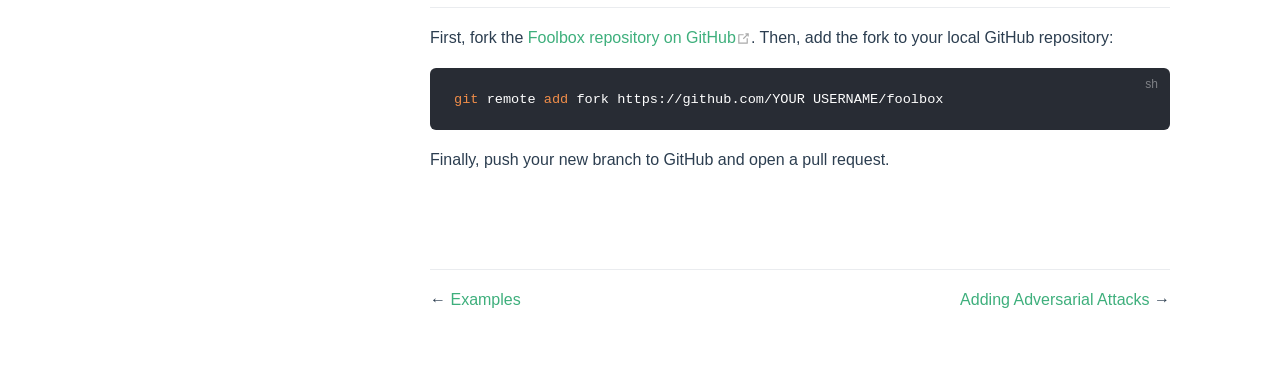
<file: guide/development.html>
<!DOCTYPE html>
<html lang="en-US">
  <head>
    <meta charset="utf-8">
    <meta name="viewport" content="width=device-width,initial-scale=1">
    <title>Development | Foolbox</title>
    <meta name="generator" content="VuePress 1.6.0">
    
    <meta name="description" content="A Python toolbox to create adversarial examples that fool neural networks in PyTorch, TensorFlow, and JAX">
    <link rel="preload" href="/assets/css/0.styles.6f307f2b.css" as="style"><link rel="preload" href="/assets/js/app.c25bac95.js" as="script"><link rel="preload" href="/assets/js/2.ab4a4ff9.js" as="script"><link rel="preload" href="/assets/js/10.9f9bcc35.js" as="script"><link rel="prefetch" href="/assets/js/11.e166164e.js"><link rel="prefetch" href="/assets/js/12.4e399e85.js"><link rel="prefetch" href="/assets/js/3.86310c7c.js"><link rel="prefetch" href="/assets/js/4.377f92c5.js"><link rel="prefetch" href="/assets/js/5.5ffb625a.js"><link rel="prefetch" href="/assets/js/6.3bcfb74c.js"><link rel="prefetch" href="/assets/js/7.150dd074.js"><link rel="prefetch" href="/assets/js/8.fa1818cd.js"><link rel="prefetch" href="/assets/js/9.53861a1d.js">
    <link rel="stylesheet" href="/assets/css/0.styles.6f307f2b.css">
  </head>
  <body>
    <div id="app" data-server-rendered="true"><div class="theme-container"><header class="navbar"><div class="sidebar-button"><svg xmlns="http://www.w3.org/2000/svg" aria-hidden="true" role="img" viewBox="0 0 448 512" class="icon"><path fill="currentColor" d="M436 124H12c-6.627 0-12-5.373-12-12V80c0-6.627 5.373-12 12-12h424c6.627 0 12 5.373 12 12v32c0 6.627-5.373 12-12 12zm0 160H12c-6.627 0-12-5.373-12-12v-32c0-6.627 5.373-12 12-12h424c6.627 0 12 5.373 12 12v32c0 6.627-5.373 12-12 12zm0 160H12c-6.627 0-12-5.373-12-12v-32c0-6.627 5.373-12 12-12h424c6.627 0 12 5.373 12 12v32c0 6.627-5.373 12-12 12z"></path></svg></div> <a href="/" class="home-link router-link-active"><!----> <span class="site-name">Foolbox</span></a> <div class="links"><div class="search-box"><input aria-label="Search" autocomplete="off" spellcheck="false" value=""> <!----></div> <nav class="nav-links can-hide"><div class="nav-item"><a href="/guide/" class="nav-link router-link-active">
  Guide
</a></div><div class="nav-item"><a href="https://foolbox.readthedocs.io/en/stable/" target="_blank" rel="noopener noreferrer" class="nav-link external">
  API
  <svg xmlns="http://www.w3.org/2000/svg" aria-labelledby="outbound-link-title" role="img" focusable="false" x="0px" y="0px" viewBox="0 0 100 100" width="15" height="15" class="icon outbound"><title id="outbound-link-title">(opens new window)</title> <path fill="currentColor" d="M18.8,85.1h56l0,0c2.2,0,4-1.8,4-4v-32h-8v28h-48v-48h28v-8h-32l0,0c-2.2,0-4,1.8-4,4v56C14.8,83.3,16.6,85.1,18.8,85.1z"></path> <polygon fill="currentColor" points="45.7,48.7 51.3,54.3 77.2,28.5 77.2,37.2 85.2,37.2 85.2,14.9 62.8,14.9 62.8,22.9 71.5,22.9"></polygon></svg></a></div><div class="nav-item"><a href="https://github.com/bethgelab/foolbox" target="_blank" rel="noopener noreferrer" class="nav-link external">
  GitHub
  <svg xmlns="http://www.w3.org/2000/svg" aria-labelledby="outbound-link-title" role="img" focusable="false" x="0px" y="0px" viewBox="0 0 100 100" width="15" height="15" class="icon outbound"><title id="outbound-link-title">(opens new window)</title> <path fill="currentColor" d="M18.8,85.1h56l0,0c2.2,0,4-1.8,4-4v-32h-8v28h-48v-48h28v-8h-32l0,0c-2.2,0-4,1.8-4,4v56C14.8,83.3,16.6,85.1,18.8,85.1z"></path> <polygon fill="currentColor" points="45.7,48.7 51.3,54.3 77.2,28.5 77.2,37.2 85.2,37.2 85.2,14.9 62.8,14.9 62.8,22.9 71.5,22.9"></polygon></svg></a></div> <!----></nav></div></header> <div class="sidebar-mask"></div> <aside class="sidebar"><nav class="nav-links"><div class="nav-item"><a href="/guide/" class="nav-link router-link-active">
  Guide
</a></div><div class="nav-item"><a href="https://foolbox.readthedocs.io/en/stable/" target="_blank" rel="noopener noreferrer" class="nav-link external">
  API
  <svg xmlns="http://www.w3.org/2000/svg" aria-labelledby="outbound-link-title" role="img" focusable="false" x="0px" y="0px" viewBox="0 0 100 100" width="15" height="15" class="icon outbound"><title id="outbound-link-title">(opens new window)</title> <path fill="currentColor" d="M18.8,85.1h56l0,0c2.2,0,4-1.8,4-4v-32h-8v28h-48v-48h28v-8h-32l0,0c-2.2,0-4,1.8-4,4v56C14.8,83.3,16.6,85.1,18.8,85.1z"></path> <polygon fill="currentColor" points="45.7,48.7 51.3,54.3 77.2,28.5 77.2,37.2 85.2,37.2 85.2,14.9 62.8,14.9 62.8,22.9 71.5,22.9"></polygon></svg></a></div><div class="nav-item"><a href="https://github.com/bethgelab/foolbox" target="_blank" rel="noopener noreferrer" class="nav-link external">
  GitHub
  <svg xmlns="http://www.w3.org/2000/svg" aria-labelledby="outbound-link-title" role="img" focusable="false" x="0px" y="0px" viewBox="0 0 100 100" width="15" height="15" class="icon outbound"><title id="outbound-link-title">(opens new window)</title> <path fill="currentColor" d="M18.8,85.1h56l0,0c2.2,0,4-1.8,4-4v-32h-8v28h-48v-48h28v-8h-32l0,0c-2.2,0-4,1.8-4,4v56C14.8,83.3,16.6,85.1,18.8,85.1z"></path> <polygon fill="currentColor" points="45.7,48.7 51.3,54.3 77.2,28.5 77.2,37.2 85.2,37.2 85.2,14.9 62.8,14.9 62.8,22.9 71.5,22.9"></polygon></svg></a></div> <!----></nav>  <ul class="sidebar-links"><li><section class="sidebar-group depth-0"><p class="sidebar-heading open"><span>Guide</span> <!----></p> <ul class="sidebar-links sidebar-group-items"><li><a href="/guide/" aria-current="page" class="sidebar-link">Introduction</a></li><li><a href="/guide/getting-started.html" class="sidebar-link">Getting Started</a></li><li><a href="/guide/examples.html" class="sidebar-link">Examples</a></li><li><a href="/guide/development.html" aria-current="page" class="active sidebar-link">Development</a><ul class="sidebar-sub-headers"><li class="sidebar-sub-header"><a href="/guide/development.html#installation" class="sidebar-link">Installation</a></li><li class="sidebar-sub-header"><a href="/guide/development.html#coding-style" class="sidebar-link">Coding Style</a></li><li class="sidebar-sub-header"><a href="/guide/development.html#type-annotions-and-mypy" class="sidebar-link">Type annotions and MyPy</a></li><li class="sidebar-sub-header"><a href="/guide/development.html#creating-a-pull-request-on-github" class="sidebar-link">Creating a pull request on GitHub</a></li></ul></li><li><a href="/guide/adding_attacks.html" class="sidebar-link">Adding Adversarial Attacks</a></li></ul></section></li></ul> </aside> <main class="page"> <div class="theme-default-content content__default"><h1 id="development"><a href="#development" class="header-anchor">#</a> Development</h1> <div class="custom-block tip"><p class="custom-block-title">NOTE</p> <p>The following is only necessary if you want to contribute features or
adversarial attacks to Foolbox. As a user of Foolbox, you can just do a normal
<a href="./getting-started">installation</a>.</p></div> <h2 id="installation"><a href="#installation" class="header-anchor">#</a> Installation</h2> <p>First clone the repsository using <code>git</code>:</p> <div class="language-bash extra-class"><pre class="language-bash"><code><span class="token function">git</span> clone https://github.com/bethgelab/foolbox
</code></pre></div><p>You can then do an editable installation using <code>pip -e</code>:</p> <div class="language-bash extra-class"><pre class="language-bash"><code><span class="token builtin class-name">cd</span> foolbox
pip3 <span class="token function">install</span> -e <span class="token builtin class-name">.</span>
</code></pre></div><div class="custom-block tip"><p class="custom-block-title">TIP</p> <p>Create a new branch for each new feature or contribution.
This will be necessary to open a pull request later.</p></div> <h2 id="coding-style"><a href="#coding-style" class="header-anchor">#</a> Coding Style</h2> <p>We follow the <a href="https://www.python.org/dev/peps/pep-0008/" target="_blank" rel="noopener noreferrer">PEP 8 Style Guide for Python Code<svg xmlns="http://www.w3.org/2000/svg" aria-labelledby="outbound-link-title" role="img" focusable="false" x="0px" y="0px" viewBox="0 0 100 100" width="15" height="15" class="icon outbound"><title id="outbound-link-title">(opens new window)</title> <path fill="currentColor" d="M18.8,85.1h56l0,0c2.2,0,4-1.8,4-4v-32h-8v28h-48v-48h28v-8h-32l0,0c-2.2,0-4,1.8-4,4v56C14.8,83.3,16.6,85.1,18.8,85.1z"></path> <polygon fill="currentColor" points="45.7,48.7 51.3,54.3 77.2,28.5 77.2,37.2 85.2,37.2 85.2,14.9 62.8,14.9 62.8,22.9 71.5,22.9"></polygon></svg></a>.
We use <a href="https://github.com/psf/black" target="_blank" rel="noopener noreferrer">black<svg xmlns="http://www.w3.org/2000/svg" aria-labelledby="outbound-link-title" role="img" focusable="false" x="0px" y="0px" viewBox="0 0 100 100" width="15" height="15" class="icon outbound"><title id="outbound-link-title">(opens new window)</title> <path fill="currentColor" d="M18.8,85.1h56l0,0c2.2,0,4-1.8,4-4v-32h-8v28h-48v-48h28v-8h-32l0,0c-2.2,0-4,1.8-4,4v56C14.8,83.3,16.6,85.1,18.8,85.1z"></path> <polygon fill="currentColor" points="45.7,48.7 51.3,54.3 77.2,28.5 77.2,37.2 85.2,37.2 85.2,14.9 62.8,14.9 62.8,22.9 71.5,22.9"></polygon></svg></a> for automatic code formatting.
In addition, we use <a href="https://flake8.pycqa.org/en/latest/" target="_blank" rel="noopener noreferrer">flake8<svg xmlns="http://www.w3.org/2000/svg" aria-labelledby="outbound-link-title" role="img" focusable="false" x="0px" y="0px" viewBox="0 0 100 100" width="15" height="15" class="icon outbound"><title id="outbound-link-title">(opens new window)</title> <path fill="currentColor" d="M18.8,85.1h56l0,0c2.2,0,4-1.8,4-4v-32h-8v28h-48v-48h28v-8h-32l0,0c-2.2,0-4,1.8-4,4v56C14.8,83.3,16.6,85.1,18.8,85.1z"></path> <polygon fill="currentColor" points="45.7,48.7 51.3,54.3 77.2,28.5 77.2,37.2 85.2,37.2 85.2,14.9 62.8,14.9 62.8,22.9 71.5,22.9"></polygon></svg></a> to detect
certain PEP 8 violations.</p> <div class="custom-block tip"><p class="custom-block-title">TIP</p> <p>Have a look at the <code>Makefile</code>. It contains many useful commands, e.g. <code>make black</code> or <code>make flake8</code>.</p></div> <h2 id="type-annotions-and-mypy"><a href="#type-annotions-and-mypy" class="header-anchor">#</a> Type annotions and MyPy</h2> <p>Foolbox uses Python type annotations introduced in <a href="https://www.python.org/dev/peps/pep-0484/" target="_blank" rel="noopener noreferrer">PEP 484<svg xmlns="http://www.w3.org/2000/svg" aria-labelledby="outbound-link-title" role="img" focusable="false" x="0px" y="0px" viewBox="0 0 100 100" width="15" height="15" class="icon outbound"><title id="outbound-link-title">(opens new window)</title> <path fill="currentColor" d="M18.8,85.1h56l0,0c2.2,0,4-1.8,4-4v-32h-8v28h-48v-48h28v-8h-32l0,0c-2.2,0-4,1.8-4,4v56C14.8,83.3,16.6,85.1,18.8,85.1z"></path> <polygon fill="currentColor" points="45.7,48.7 51.3,54.3 77.2,28.5 77.2,37.2 85.2,37.2 85.2,14.9 62.8,14.9 62.8,22.9 71.5,22.9"></polygon></svg></a>.
We use <a href="http://mypy-lang.org" target="_blank" rel="noopener noreferrer">mypy<svg xmlns="http://www.w3.org/2000/svg" aria-labelledby="outbound-link-title" role="img" focusable="false" x="0px" y="0px" viewBox="0 0 100 100" width="15" height="15" class="icon outbound"><title id="outbound-link-title">(opens new window)</title> <path fill="currentColor" d="M18.8,85.1h56l0,0c2.2,0,4-1.8,4-4v-32h-8v28h-48v-48h28v-8h-32l0,0c-2.2,0-4,1.8-4,4v56C14.8,83.3,16.6,85.1,18.8,85.1z"></path> <polygon fill="currentColor" points="45.7,48.7 51.3,54.3 77.2,28.5 77.2,37.2 85.2,37.2 85.2,14.9 62.8,14.9 62.8,22.9 71.5,22.9"></polygon></svg></a> for static type checking with relatively
strict settings. All code in Foolbox has to be type annotated.</p> <p>We recommend to run MyPy or a comparable type checker automatically in your
editor (e.g. VIM) or IDE (e.g. PyCharm). You can also run MyPy from the
command line:</p> <div class="language-bash extra-class"><pre class="language-bash"><code><span class="token function">make</span> mypy  <span class="token comment"># run this in the root folder that contains the Makefile</span>
</code></pre></div><div class="custom-block tip"><p class="custom-block-title">NOTE</p> <p><code>__init__</code> methods in Foolbox should not have return type annotations unless
they have no type annotated arguments (i.e. only <code>self</code>), in which case
the return type of <code>__init__</code> should be specifed as <code>None</code>.</p></div> <h2 id="creating-a-pull-request-on-github"><a href="#creating-a-pull-request-on-github" class="header-anchor">#</a> Creating a pull request on GitHub</h2> <p>First, fork the <a href="https://github.com/bethgelab/foolbox" target="_blank" rel="noopener noreferrer">Foolbox repository on GitHub<svg xmlns="http://www.w3.org/2000/svg" aria-labelledby="outbound-link-title" role="img" focusable="false" x="0px" y="0px" viewBox="0 0 100 100" width="15" height="15" class="icon outbound"><title id="outbound-link-title">(opens new window)</title> <path fill="currentColor" d="M18.8,85.1h56l0,0c2.2,0,4-1.8,4-4v-32h-8v28h-48v-48h28v-8h-32l0,0c-2.2,0-4,1.8-4,4v56C14.8,83.3,16.6,85.1,18.8,85.1z"></path> <polygon fill="currentColor" points="45.7,48.7 51.3,54.3 77.2,28.5 77.2,37.2 85.2,37.2 85.2,14.9 62.8,14.9 62.8,22.9 71.5,22.9"></polygon></svg></a>.
Then, add the fork to your local GitHub repository:</p> <div class="language-bash extra-class"><pre class="language-bash"><code><span class="token function">git</span> remote <span class="token function">add</span> fork https://github.com/YOUR USERNAME/foolbox
</code></pre></div><p>Finally, push your new branch to GitHub and open a pull request.</p></div> <footer class="page-edit"><!----> <!----></footer> <div class="page-nav"><p class="inner"><span class="prev">
      ←
      <a href="/guide/examples.html" class="prev">
        Examples
      </a></span> <span class="next"><a href="/guide/adding_attacks.html">
        Adding Adversarial Attacks
      </a>
      →
    </span></p></div> </main></div><div class="global-ui"></div></div>
    <script src="/assets/js/app.c25bac95.js" defer></script><script src="/assets/js/2.ab4a4ff9.js" defer></script><script src="/assets/js/10.9f9bcc35.js" defer></script>
  </body>
</html>
</file>
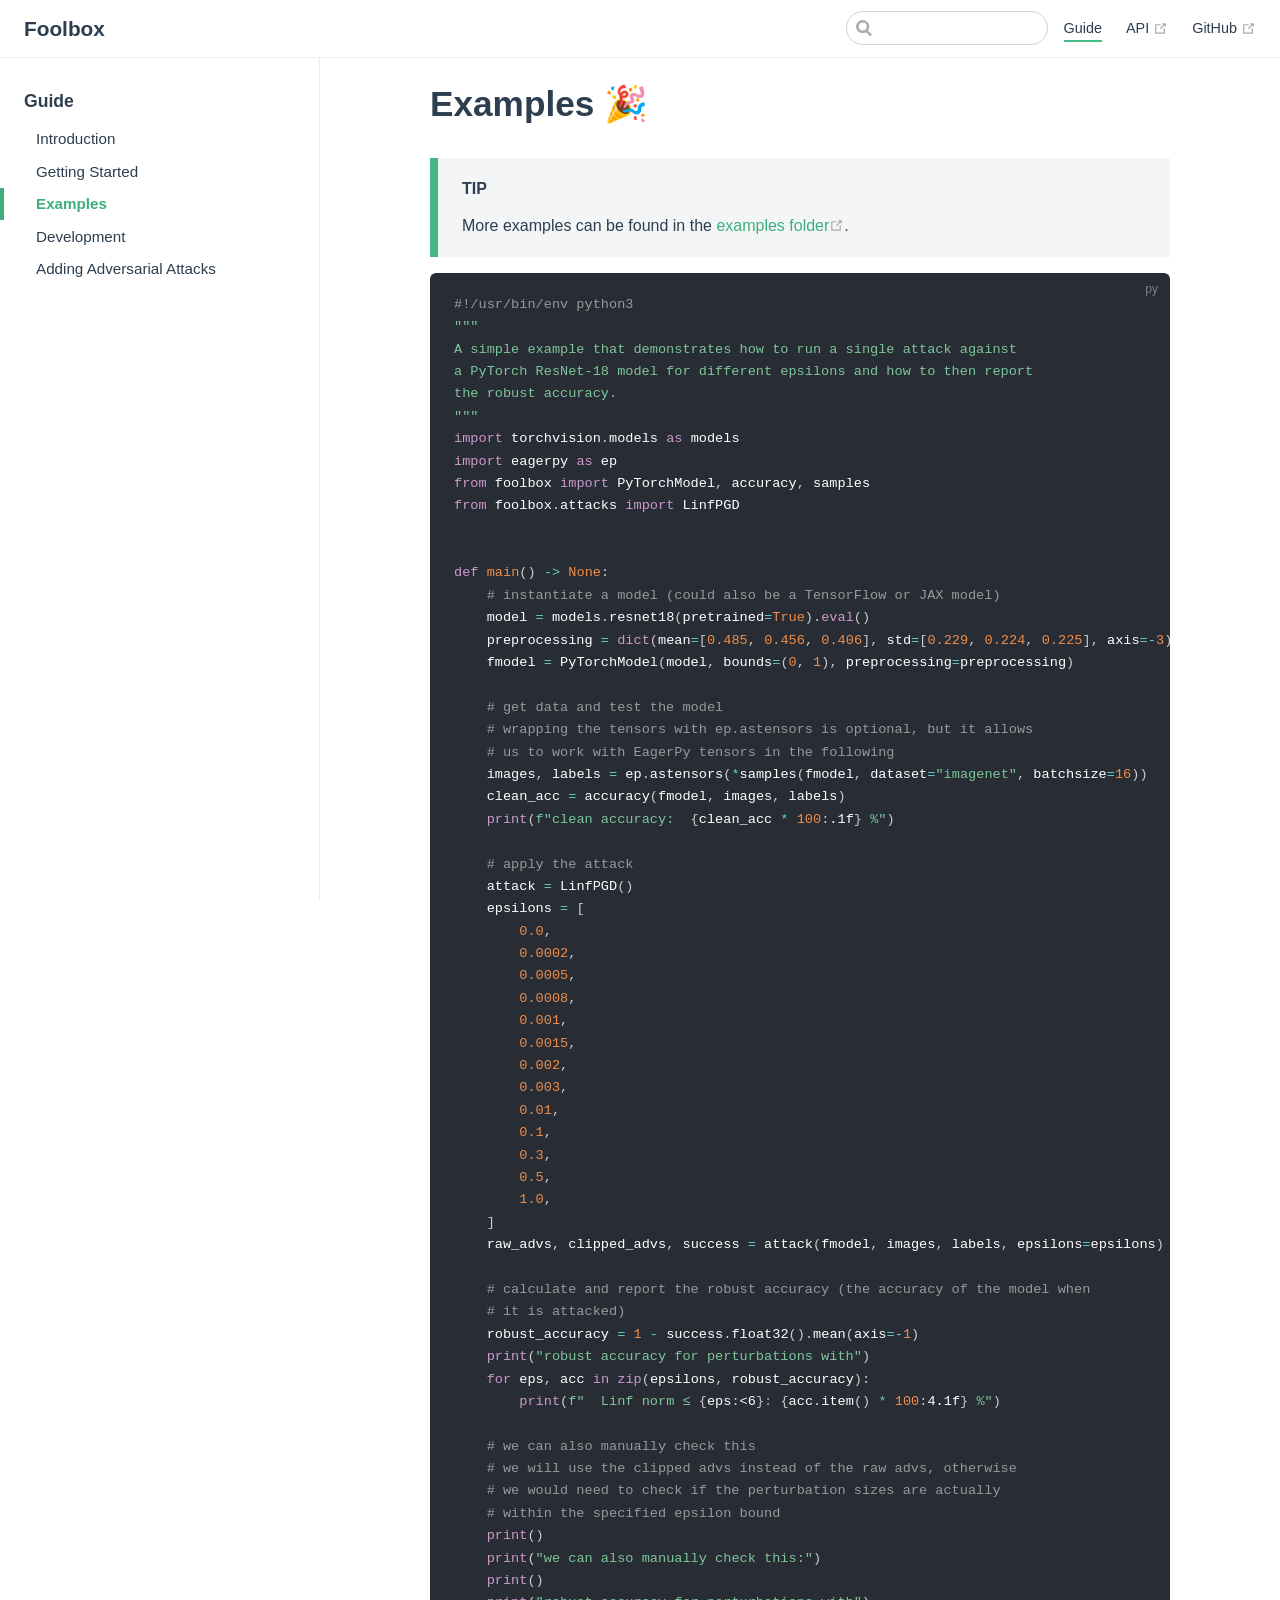
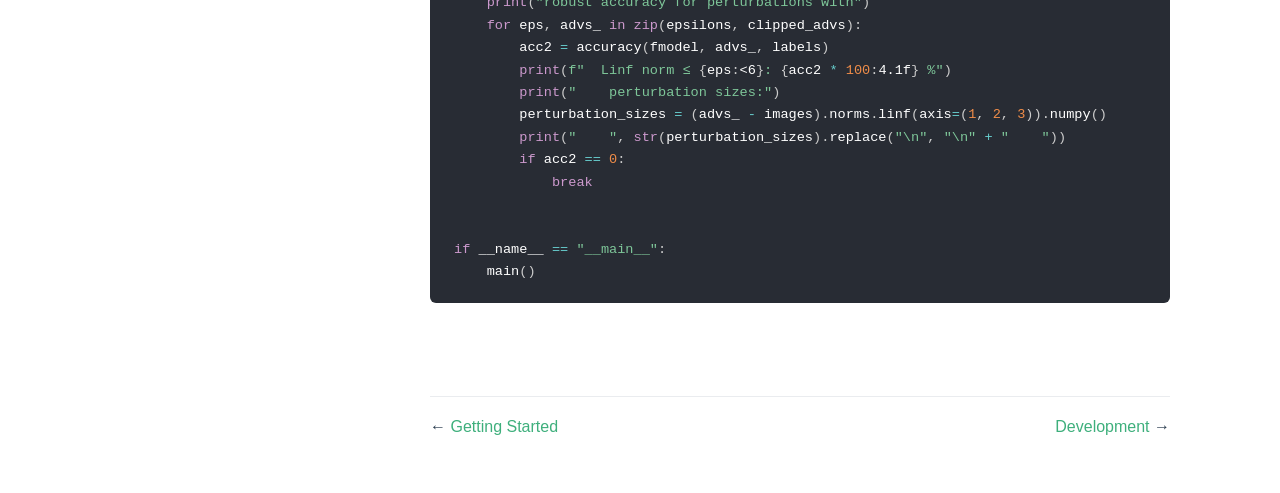
<file: guide/examples.html>
<!DOCTYPE html>
<html lang="en-US">
  <head>
    <meta charset="utf-8">
    <meta name="viewport" content="width=device-width,initial-scale=1">
    <title>Examples | Foolbox</title>
    <meta name="generator" content="VuePress 1.6.0">
    
    <meta name="description" content="A Python toolbox to create adversarial examples that fool neural networks in PyTorch, TensorFlow, and JAX">
    <link rel="preload" href="/assets/css/0.styles.6f307f2b.css" as="style"><link rel="preload" href="/assets/js/app.c25bac95.js" as="script"><link rel="preload" href="/assets/js/2.ab4a4ff9.js" as="script"><link rel="preload" href="/assets/js/11.e166164e.js" as="script"><link rel="prefetch" href="/assets/js/10.9f9bcc35.js"><link rel="prefetch" href="/assets/js/12.4e399e85.js"><link rel="prefetch" href="/assets/js/3.86310c7c.js"><link rel="prefetch" href="/assets/js/4.377f92c5.js"><link rel="prefetch" href="/assets/js/5.5ffb625a.js"><link rel="prefetch" href="/assets/js/6.3bcfb74c.js"><link rel="prefetch" href="/assets/js/7.150dd074.js"><link rel="prefetch" href="/assets/js/8.fa1818cd.js"><link rel="prefetch" href="/assets/js/9.53861a1d.js">
    <link rel="stylesheet" href="/assets/css/0.styles.6f307f2b.css">
  </head>
  <body>
    <div id="app" data-server-rendered="true"><div class="theme-container"><header class="navbar"><div class="sidebar-button"><svg xmlns="http://www.w3.org/2000/svg" aria-hidden="true" role="img" viewBox="0 0 448 512" class="icon"><path fill="currentColor" d="M436 124H12c-6.627 0-12-5.373-12-12V80c0-6.627 5.373-12 12-12h424c6.627 0 12 5.373 12 12v32c0 6.627-5.373 12-12 12zm0 160H12c-6.627 0-12-5.373-12-12v-32c0-6.627 5.373-12 12-12h424c6.627 0 12 5.373 12 12v32c0 6.627-5.373 12-12 12zm0 160H12c-6.627 0-12-5.373-12-12v-32c0-6.627 5.373-12 12-12h424c6.627 0 12 5.373 12 12v32c0 6.627-5.373 12-12 12z"></path></svg></div> <a href="/" class="home-link router-link-active"><!----> <span class="site-name">Foolbox</span></a> <div class="links"><div class="search-box"><input aria-label="Search" autocomplete="off" spellcheck="false" value=""> <!----></div> <nav class="nav-links can-hide"><div class="nav-item"><a href="/guide/" class="nav-link router-link-active">
  Guide
</a></div><div class="nav-item"><a href="https://foolbox.readthedocs.io/en/stable/" target="_blank" rel="noopener noreferrer" class="nav-link external">
  API
  <svg xmlns="http://www.w3.org/2000/svg" aria-labelledby="outbound-link-title" role="img" focusable="false" x="0px" y="0px" viewBox="0 0 100 100" width="15" height="15" class="icon outbound"><title id="outbound-link-title">(opens new window)</title> <path fill="currentColor" d="M18.8,85.1h56l0,0c2.2,0,4-1.8,4-4v-32h-8v28h-48v-48h28v-8h-32l0,0c-2.2,0-4,1.8-4,4v56C14.8,83.3,16.6,85.1,18.8,85.1z"></path> <polygon fill="currentColor" points="45.7,48.7 51.3,54.3 77.2,28.5 77.2,37.2 85.2,37.2 85.2,14.9 62.8,14.9 62.8,22.9 71.5,22.9"></polygon></svg></a></div><div class="nav-item"><a href="https://github.com/bethgelab/foolbox" target="_blank" rel="noopener noreferrer" class="nav-link external">
  GitHub
  <svg xmlns="http://www.w3.org/2000/svg" aria-labelledby="outbound-link-title" role="img" focusable="false" x="0px" y="0px" viewBox="0 0 100 100" width="15" height="15" class="icon outbound"><title id="outbound-link-title">(opens new window)</title> <path fill="currentColor" d="M18.8,85.1h56l0,0c2.2,0,4-1.8,4-4v-32h-8v28h-48v-48h28v-8h-32l0,0c-2.2,0-4,1.8-4,4v56C14.8,83.3,16.6,85.1,18.8,85.1z"></path> <polygon fill="currentColor" points="45.7,48.7 51.3,54.3 77.2,28.5 77.2,37.2 85.2,37.2 85.2,14.9 62.8,14.9 62.8,22.9 71.5,22.9"></polygon></svg></a></div> <!----></nav></div></header> <div class="sidebar-mask"></div> <aside class="sidebar"><nav class="nav-links"><div class="nav-item"><a href="/guide/" class="nav-link router-link-active">
  Guide
</a></div><div class="nav-item"><a href="https://foolbox.readthedocs.io/en/stable/" target="_blank" rel="noopener noreferrer" class="nav-link external">
  API
  <svg xmlns="http://www.w3.org/2000/svg" aria-labelledby="outbound-link-title" role="img" focusable="false" x="0px" y="0px" viewBox="0 0 100 100" width="15" height="15" class="icon outbound"><title id="outbound-link-title">(opens new window)</title> <path fill="currentColor" d="M18.8,85.1h56l0,0c2.2,0,4-1.8,4-4v-32h-8v28h-48v-48h28v-8h-32l0,0c-2.2,0-4,1.8-4,4v56C14.8,83.3,16.6,85.1,18.8,85.1z"></path> <polygon fill="currentColor" points="45.7,48.7 51.3,54.3 77.2,28.5 77.2,37.2 85.2,37.2 85.2,14.9 62.8,14.9 62.8,22.9 71.5,22.9"></polygon></svg></a></div><div class="nav-item"><a href="https://github.com/bethgelab/foolbox" target="_blank" rel="noopener noreferrer" class="nav-link external">
  GitHub
  <svg xmlns="http://www.w3.org/2000/svg" aria-labelledby="outbound-link-title" role="img" focusable="false" x="0px" y="0px" viewBox="0 0 100 100" width="15" height="15" class="icon outbound"><title id="outbound-link-title">(opens new window)</title> <path fill="currentColor" d="M18.8,85.1h56l0,0c2.2,0,4-1.8,4-4v-32h-8v28h-48v-48h28v-8h-32l0,0c-2.2,0-4,1.8-4,4v56C14.8,83.3,16.6,85.1,18.8,85.1z"></path> <polygon fill="currentColor" points="45.7,48.7 51.3,54.3 77.2,28.5 77.2,37.2 85.2,37.2 85.2,14.9 62.8,14.9 62.8,22.9 71.5,22.9"></polygon></svg></a></div> <!----></nav>  <ul class="sidebar-links"><li><section class="sidebar-group depth-0"><p class="sidebar-heading open"><span>Guide</span> <!----></p> <ul class="sidebar-links sidebar-group-items"><li><a href="/guide/" aria-current="page" class="sidebar-link">Introduction</a></li><li><a href="/guide/getting-started.html" class="sidebar-link">Getting Started</a></li><li><a href="/guide/examples.html" aria-current="page" class="active sidebar-link">Examples</a></li><li><a href="/guide/development.html" class="sidebar-link">Development</a></li><li><a href="/guide/adding_attacks.html" class="sidebar-link">Adding Adversarial Attacks</a></li></ul></section></li></ul> </aside> <main class="page"> <div class="theme-default-content content__default"><h1 id="examples"><a href="#examples" class="header-anchor">#</a> Examples 🎉</h1> <div class="custom-block tip"><p class="custom-block-title">TIP</p> <p>More examples can be found in the <a href="https://github.com/bethgelab/foolbox/tree/master/examples" target="_blank" rel="noopener noreferrer">examples folder<svg xmlns="http://www.w3.org/2000/svg" aria-labelledby="outbound-link-title" role="img" focusable="false" x="0px" y="0px" viewBox="0 0 100 100" width="15" height="15" class="icon outbound"><title id="outbound-link-title">(opens new window)</title> <path fill="currentColor" d="M18.8,85.1h56l0,0c2.2,0,4-1.8,4-4v-32h-8v28h-48v-48h28v-8h-32l0,0c-2.2,0-4,1.8-4,4v56C14.8,83.3,16.6,85.1,18.8,85.1z"></path> <polygon fill="currentColor" points="45.7,48.7 51.3,54.3 77.2,28.5 77.2,37.2 85.2,37.2 85.2,14.9 62.8,14.9 62.8,22.9 71.5,22.9"></polygon></svg></a>.</p></div> <div class="language-py extra-class"><pre class="language-py"><code><span class="token comment">#!/usr/bin/env python3</span>
<span class="token triple-quoted-string string">&quot;&quot;&quot;
A simple example that demonstrates how to run a single attack against
a PyTorch ResNet-18 model for different epsilons and how to then report
the robust accuracy.
&quot;&quot;&quot;</span>
<span class="token keyword">import</span> torchvision<span class="token punctuation">.</span>models <span class="token keyword">as</span> models
<span class="token keyword">import</span> eagerpy <span class="token keyword">as</span> ep
<span class="token keyword">from</span> foolbox <span class="token keyword">import</span> PyTorchModel<span class="token punctuation">,</span> accuracy<span class="token punctuation">,</span> samples
<span class="token keyword">from</span> foolbox<span class="token punctuation">.</span>attacks <span class="token keyword">import</span> LinfPGD


<span class="token keyword">def</span> <span class="token function">main</span><span class="token punctuation">(</span><span class="token punctuation">)</span> <span class="token operator">-</span><span class="token operator">&gt;</span> <span class="token boolean">None</span><span class="token punctuation">:</span>
    <span class="token comment"># instantiate a model (could also be a TensorFlow or JAX model)</span>
    model <span class="token operator">=</span> models<span class="token punctuation">.</span>resnet18<span class="token punctuation">(</span>pretrained<span class="token operator">=</span><span class="token boolean">True</span><span class="token punctuation">)</span><span class="token punctuation">.</span><span class="token builtin">eval</span><span class="token punctuation">(</span><span class="token punctuation">)</span>
    preprocessing <span class="token operator">=</span> <span class="token builtin">dict</span><span class="token punctuation">(</span>mean<span class="token operator">=</span><span class="token punctuation">[</span><span class="token number">0.485</span><span class="token punctuation">,</span> <span class="token number">0.456</span><span class="token punctuation">,</span> <span class="token number">0.406</span><span class="token punctuation">]</span><span class="token punctuation">,</span> std<span class="token operator">=</span><span class="token punctuation">[</span><span class="token number">0.229</span><span class="token punctuation">,</span> <span class="token number">0.224</span><span class="token punctuation">,</span> <span class="token number">0.225</span><span class="token punctuation">]</span><span class="token punctuation">,</span> axis<span class="token operator">=</span><span class="token operator">-</span><span class="token number">3</span><span class="token punctuation">)</span>
    fmodel <span class="token operator">=</span> PyTorchModel<span class="token punctuation">(</span>model<span class="token punctuation">,</span> bounds<span class="token operator">=</span><span class="token punctuation">(</span><span class="token number">0</span><span class="token punctuation">,</span> <span class="token number">1</span><span class="token punctuation">)</span><span class="token punctuation">,</span> preprocessing<span class="token operator">=</span>preprocessing<span class="token punctuation">)</span>

    <span class="token comment"># get data and test the model</span>
    <span class="token comment"># wrapping the tensors with ep.astensors is optional, but it allows</span>
    <span class="token comment"># us to work with EagerPy tensors in the following</span>
    images<span class="token punctuation">,</span> labels <span class="token operator">=</span> ep<span class="token punctuation">.</span>astensors<span class="token punctuation">(</span><span class="token operator">*</span>samples<span class="token punctuation">(</span>fmodel<span class="token punctuation">,</span> dataset<span class="token operator">=</span><span class="token string">&quot;imagenet&quot;</span><span class="token punctuation">,</span> batchsize<span class="token operator">=</span><span class="token number">16</span><span class="token punctuation">)</span><span class="token punctuation">)</span>
    clean_acc <span class="token operator">=</span> accuracy<span class="token punctuation">(</span>fmodel<span class="token punctuation">,</span> images<span class="token punctuation">,</span> labels<span class="token punctuation">)</span>
    <span class="token keyword">print</span><span class="token punctuation">(</span><span class="token string-interpolation"><span class="token string">f&quot;clean accuracy:  </span><span class="token interpolation"><span class="token punctuation">{</span>clean_acc <span class="token operator">*</span> <span class="token number">100</span><span class="token punctuation">:</span><span class="token format-spec">.1f</span><span class="token punctuation">}</span></span><span class="token string"> %&quot;</span></span><span class="token punctuation">)</span>

    <span class="token comment"># apply the attack</span>
    attack <span class="token operator">=</span> LinfPGD<span class="token punctuation">(</span><span class="token punctuation">)</span>
    epsilons <span class="token operator">=</span> <span class="token punctuation">[</span>
        <span class="token number">0.0</span><span class="token punctuation">,</span>
        <span class="token number">0.0002</span><span class="token punctuation">,</span>
        <span class="token number">0.0005</span><span class="token punctuation">,</span>
        <span class="token number">0.0008</span><span class="token punctuation">,</span>
        <span class="token number">0.001</span><span class="token punctuation">,</span>
        <span class="token number">0.0015</span><span class="token punctuation">,</span>
        <span class="token number">0.002</span><span class="token punctuation">,</span>
        <span class="token number">0.003</span><span class="token punctuation">,</span>
        <span class="token number">0.01</span><span class="token punctuation">,</span>
        <span class="token number">0.1</span><span class="token punctuation">,</span>
        <span class="token number">0.3</span><span class="token punctuation">,</span>
        <span class="token number">0.5</span><span class="token punctuation">,</span>
        <span class="token number">1.0</span><span class="token punctuation">,</span>
    <span class="token punctuation">]</span>
    raw_advs<span class="token punctuation">,</span> clipped_advs<span class="token punctuation">,</span> success <span class="token operator">=</span> attack<span class="token punctuation">(</span>fmodel<span class="token punctuation">,</span> images<span class="token punctuation">,</span> labels<span class="token punctuation">,</span> epsilons<span class="token operator">=</span>epsilons<span class="token punctuation">)</span>

    <span class="token comment"># calculate and report the robust accuracy (the accuracy of the model when</span>
    <span class="token comment"># it is attacked)</span>
    robust_accuracy <span class="token operator">=</span> <span class="token number">1</span> <span class="token operator">-</span> success<span class="token punctuation">.</span>float32<span class="token punctuation">(</span><span class="token punctuation">)</span><span class="token punctuation">.</span>mean<span class="token punctuation">(</span>axis<span class="token operator">=</span><span class="token operator">-</span><span class="token number">1</span><span class="token punctuation">)</span>
    <span class="token keyword">print</span><span class="token punctuation">(</span><span class="token string">&quot;robust accuracy for perturbations with&quot;</span><span class="token punctuation">)</span>
    <span class="token keyword">for</span> eps<span class="token punctuation">,</span> acc <span class="token keyword">in</span> <span class="token builtin">zip</span><span class="token punctuation">(</span>epsilons<span class="token punctuation">,</span> robust_accuracy<span class="token punctuation">)</span><span class="token punctuation">:</span>
        <span class="token keyword">print</span><span class="token punctuation">(</span><span class="token string-interpolation"><span class="token string">f&quot;  Linf norm ≤ </span><span class="token interpolation"><span class="token punctuation">{</span>eps<span class="token punctuation">:</span><span class="token format-spec">&lt;6</span><span class="token punctuation">}</span></span><span class="token string">: </span><span class="token interpolation"><span class="token punctuation">{</span>acc<span class="token punctuation">.</span>item<span class="token punctuation">(</span><span class="token punctuation">)</span> <span class="token operator">*</span> <span class="token number">100</span><span class="token punctuation">:</span><span class="token format-spec">4.1f</span><span class="token punctuation">}</span></span><span class="token string"> %&quot;</span></span><span class="token punctuation">)</span>

    <span class="token comment"># we can also manually check this</span>
    <span class="token comment"># we will use the clipped advs instead of the raw advs, otherwise</span>
    <span class="token comment"># we would need to check if the perturbation sizes are actually</span>
    <span class="token comment"># within the specified epsilon bound</span>
    <span class="token keyword">print</span><span class="token punctuation">(</span><span class="token punctuation">)</span>
    <span class="token keyword">print</span><span class="token punctuation">(</span><span class="token string">&quot;we can also manually check this:&quot;</span><span class="token punctuation">)</span>
    <span class="token keyword">print</span><span class="token punctuation">(</span><span class="token punctuation">)</span>
    <span class="token keyword">print</span><span class="token punctuation">(</span><span class="token string">&quot;robust accuracy for perturbations with&quot;</span><span class="token punctuation">)</span>
    <span class="token keyword">for</span> eps<span class="token punctuation">,</span> advs_ <span class="token keyword">in</span> <span class="token builtin">zip</span><span class="token punctuation">(</span>epsilons<span class="token punctuation">,</span> clipped_advs<span class="token punctuation">)</span><span class="token punctuation">:</span>
        acc2 <span class="token operator">=</span> accuracy<span class="token punctuation">(</span>fmodel<span class="token punctuation">,</span> advs_<span class="token punctuation">,</span> labels<span class="token punctuation">)</span>
        <span class="token keyword">print</span><span class="token punctuation">(</span><span class="token string-interpolation"><span class="token string">f&quot;  Linf norm ≤ </span><span class="token interpolation"><span class="token punctuation">{</span>eps<span class="token punctuation">:</span><span class="token format-spec">&lt;6</span><span class="token punctuation">}</span></span><span class="token string">: </span><span class="token interpolation"><span class="token punctuation">{</span>acc2 <span class="token operator">*</span> <span class="token number">100</span><span class="token punctuation">:</span><span class="token format-spec">4.1f</span><span class="token punctuation">}</span></span><span class="token string"> %&quot;</span></span><span class="token punctuation">)</span>
        <span class="token keyword">print</span><span class="token punctuation">(</span><span class="token string">&quot;    perturbation sizes:&quot;</span><span class="token punctuation">)</span>
        perturbation_sizes <span class="token operator">=</span> <span class="token punctuation">(</span>advs_ <span class="token operator">-</span> images<span class="token punctuation">)</span><span class="token punctuation">.</span>norms<span class="token punctuation">.</span>linf<span class="token punctuation">(</span>axis<span class="token operator">=</span><span class="token punctuation">(</span><span class="token number">1</span><span class="token punctuation">,</span> <span class="token number">2</span><span class="token punctuation">,</span> <span class="token number">3</span><span class="token punctuation">)</span><span class="token punctuation">)</span><span class="token punctuation">.</span>numpy<span class="token punctuation">(</span><span class="token punctuation">)</span>
        <span class="token keyword">print</span><span class="token punctuation">(</span><span class="token string">&quot;    &quot;</span><span class="token punctuation">,</span> <span class="token builtin">str</span><span class="token punctuation">(</span>perturbation_sizes<span class="token punctuation">)</span><span class="token punctuation">.</span>replace<span class="token punctuation">(</span><span class="token string">&quot;\n&quot;</span><span class="token punctuation">,</span> <span class="token string">&quot;\n&quot;</span> <span class="token operator">+</span> <span class="token string">&quot;    &quot;</span><span class="token punctuation">)</span><span class="token punctuation">)</span>
        <span class="token keyword">if</span> acc2 <span class="token operator">==</span> <span class="token number">0</span><span class="token punctuation">:</span>
            <span class="token keyword">break</span>


<span class="token keyword">if</span> __name__ <span class="token operator">==</span> <span class="token string">&quot;__main__&quot;</span><span class="token punctuation">:</span>
    main<span class="token punctuation">(</span><span class="token punctuation">)</span>
</code></pre></div></div> <footer class="page-edit"><!----> <!----></footer> <div class="page-nav"><p class="inner"><span class="prev">
      ←
      <a href="/guide/getting-started.html" class="prev">
        Getting Started
      </a></span> <span class="next"><a href="/guide/development.html">
        Development
      </a>
      →
    </span></p></div> </main></div><div class="global-ui"></div></div>
    <script src="/assets/js/app.c25bac95.js" defer></script><script src="/assets/js/2.ab4a4ff9.js" defer></script><script src="/assets/js/11.e166164e.js" defer></script>
  </body>
</html>
</file>
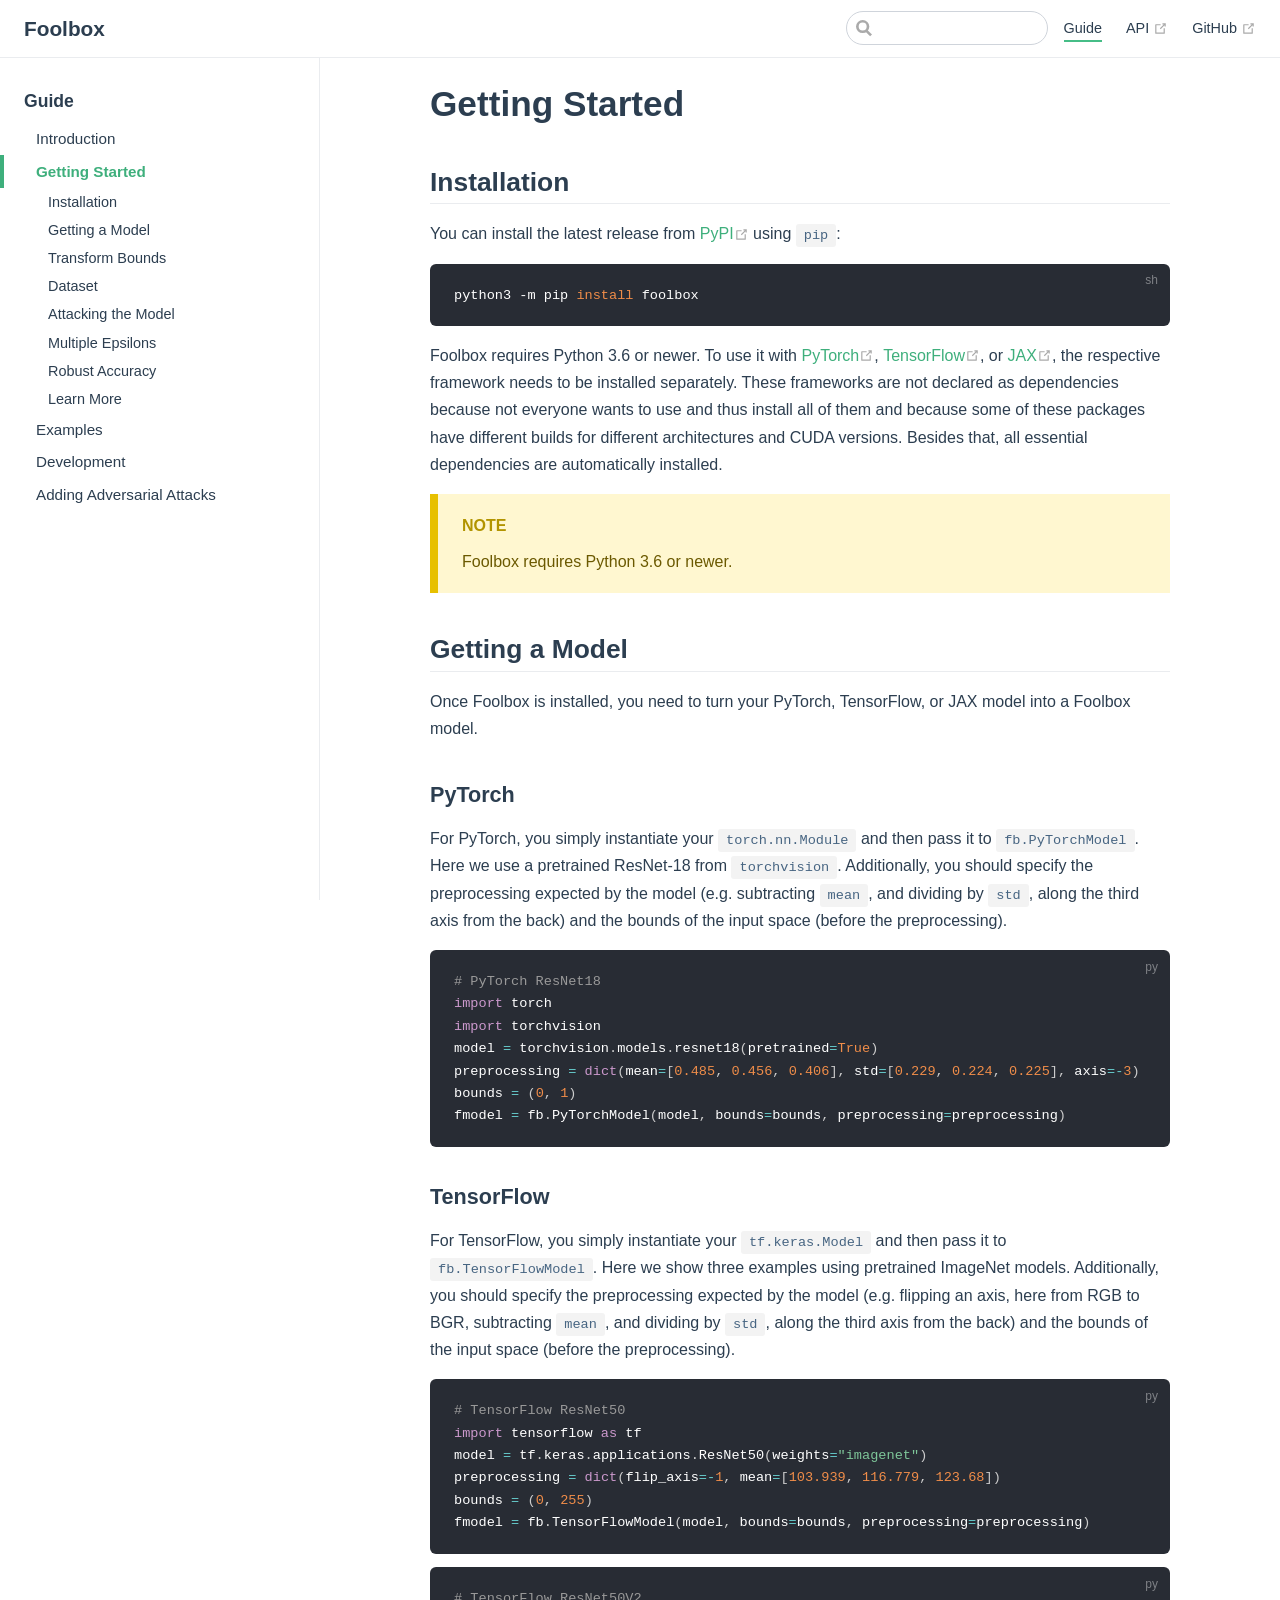
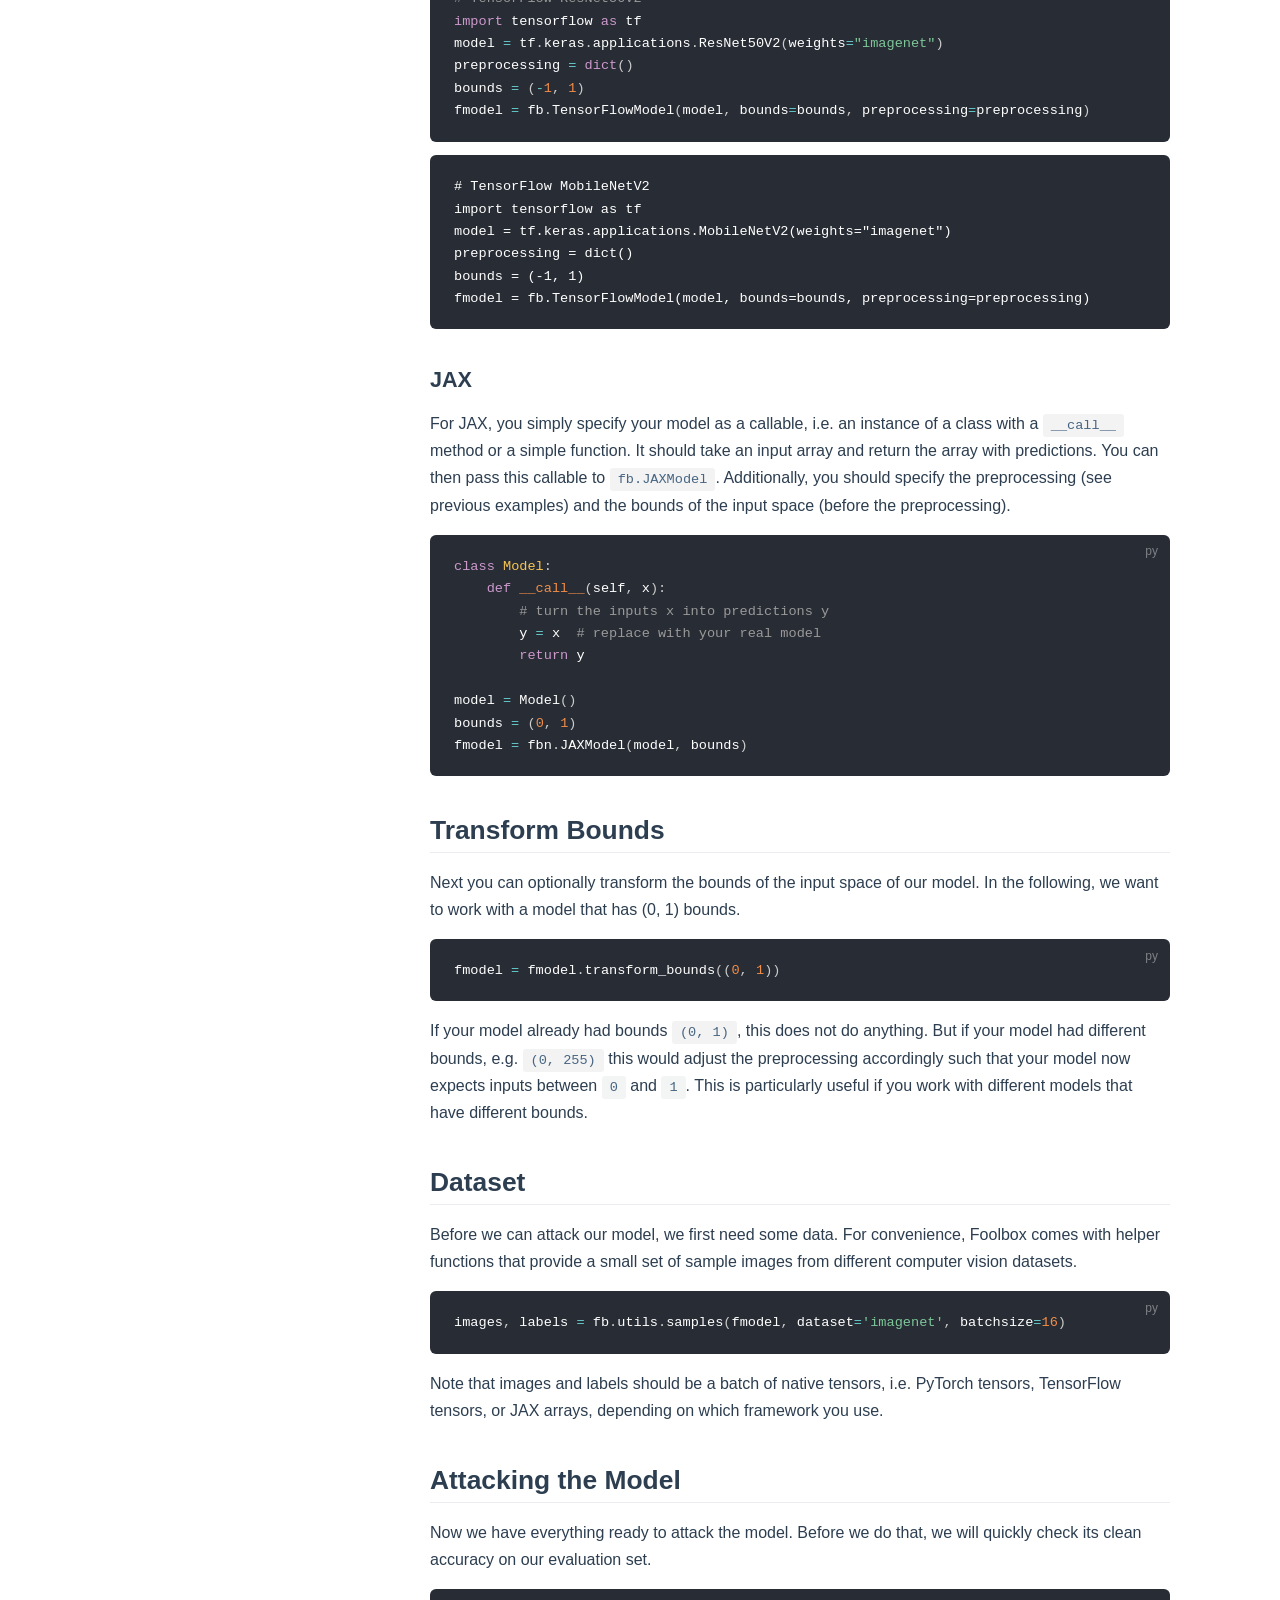
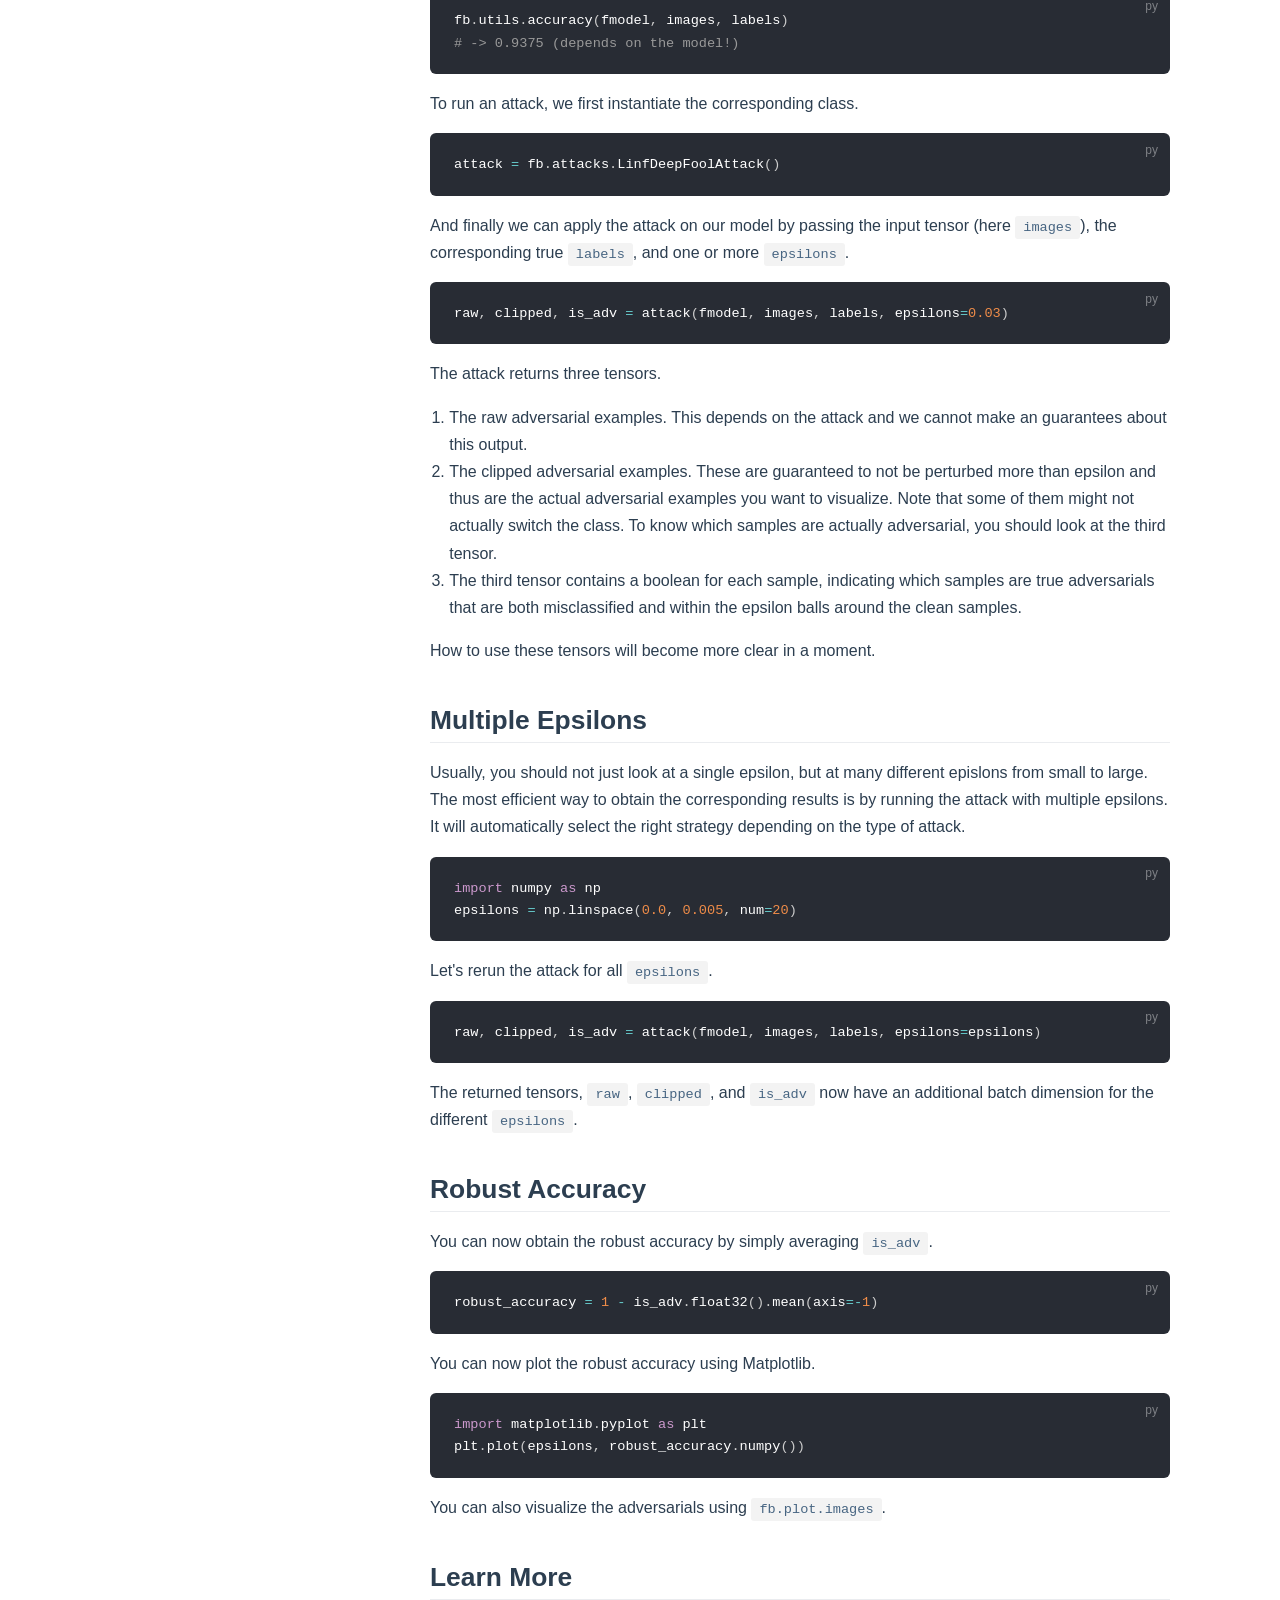
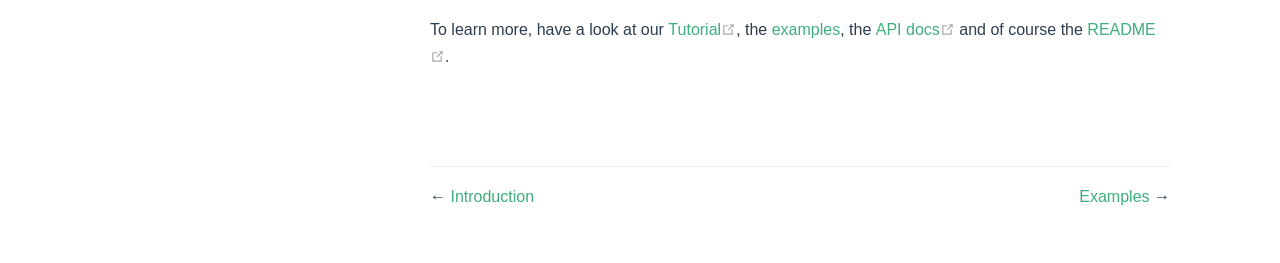
<file: guide/getting-started.html>
<!DOCTYPE html>
<html lang="en-US">
  <head>
    <meta charset="utf-8">
    <meta name="viewport" content="width=device-width,initial-scale=1">
    <title>Getting Started | Foolbox</title>
    <meta name="generator" content="VuePress 1.6.0">
    
    <meta name="description" content="A Python toolbox to create adversarial examples that fool neural networks in PyTorch, TensorFlow, and JAX">
    <link rel="preload" href="/assets/css/0.styles.6f307f2b.css" as="style"><link rel="preload" href="/assets/js/app.c25bac95.js" as="script"><link rel="preload" href="/assets/js/2.ab4a4ff9.js" as="script"><link rel="preload" href="/assets/js/12.4e399e85.js" as="script"><link rel="prefetch" href="/assets/js/10.9f9bcc35.js"><link rel="prefetch" href="/assets/js/11.e166164e.js"><link rel="prefetch" href="/assets/js/3.86310c7c.js"><link rel="prefetch" href="/assets/js/4.377f92c5.js"><link rel="prefetch" href="/assets/js/5.5ffb625a.js"><link rel="prefetch" href="/assets/js/6.3bcfb74c.js"><link rel="prefetch" href="/assets/js/7.150dd074.js"><link rel="prefetch" href="/assets/js/8.fa1818cd.js"><link rel="prefetch" href="/assets/js/9.53861a1d.js">
    <link rel="stylesheet" href="/assets/css/0.styles.6f307f2b.css">
  </head>
  <body>
    <div id="app" data-server-rendered="true"><div class="theme-container"><header class="navbar"><div class="sidebar-button"><svg xmlns="http://www.w3.org/2000/svg" aria-hidden="true" role="img" viewBox="0 0 448 512" class="icon"><path fill="currentColor" d="M436 124H12c-6.627 0-12-5.373-12-12V80c0-6.627 5.373-12 12-12h424c6.627 0 12 5.373 12 12v32c0 6.627-5.373 12-12 12zm0 160H12c-6.627 0-12-5.373-12-12v-32c0-6.627 5.373-12 12-12h424c6.627 0 12 5.373 12 12v32c0 6.627-5.373 12-12 12zm0 160H12c-6.627 0-12-5.373-12-12v-32c0-6.627 5.373-12 12-12h424c6.627 0 12 5.373 12 12v32c0 6.627-5.373 12-12 12z"></path></svg></div> <a href="/" class="home-link router-link-active"><!----> <span class="site-name">Foolbox</span></a> <div class="links"><div class="search-box"><input aria-label="Search" autocomplete="off" spellcheck="false" value=""> <!----></div> <nav class="nav-links can-hide"><div class="nav-item"><a href="/guide/" class="nav-link router-link-active">
  Guide
</a></div><div class="nav-item"><a href="https://foolbox.readthedocs.io/en/stable/" target="_blank" rel="noopener noreferrer" class="nav-link external">
  API
  <svg xmlns="http://www.w3.org/2000/svg" aria-labelledby="outbound-link-title" role="img" focusable="false" x="0px" y="0px" viewBox="0 0 100 100" width="15" height="15" class="icon outbound"><title id="outbound-link-title">(opens new window)</title> <path fill="currentColor" d="M18.8,85.1h56l0,0c2.2,0,4-1.8,4-4v-32h-8v28h-48v-48h28v-8h-32l0,0c-2.2,0-4,1.8-4,4v56C14.8,83.3,16.6,85.1,18.8,85.1z"></path> <polygon fill="currentColor" points="45.7,48.7 51.3,54.3 77.2,28.5 77.2,37.2 85.2,37.2 85.2,14.9 62.8,14.9 62.8,22.9 71.5,22.9"></polygon></svg></a></div><div class="nav-item"><a href="https://github.com/bethgelab/foolbox" target="_blank" rel="noopener noreferrer" class="nav-link external">
  GitHub
  <svg xmlns="http://www.w3.org/2000/svg" aria-labelledby="outbound-link-title" role="img" focusable="false" x="0px" y="0px" viewBox="0 0 100 100" width="15" height="15" class="icon outbound"><title id="outbound-link-title">(opens new window)</title> <path fill="currentColor" d="M18.8,85.1h56l0,0c2.2,0,4-1.8,4-4v-32h-8v28h-48v-48h28v-8h-32l0,0c-2.2,0-4,1.8-4,4v56C14.8,83.3,16.6,85.1,18.8,85.1z"></path> <polygon fill="currentColor" points="45.7,48.7 51.3,54.3 77.2,28.5 77.2,37.2 85.2,37.2 85.2,14.9 62.8,14.9 62.8,22.9 71.5,22.9"></polygon></svg></a></div> <!----></nav></div></header> <div class="sidebar-mask"></div> <aside class="sidebar"><nav class="nav-links"><div class="nav-item"><a href="/guide/" class="nav-link router-link-active">
  Guide
</a></div><div class="nav-item"><a href="https://foolbox.readthedocs.io/en/stable/" target="_blank" rel="noopener noreferrer" class="nav-link external">
  API
  <svg xmlns="http://www.w3.org/2000/svg" aria-labelledby="outbound-link-title" role="img" focusable="false" x="0px" y="0px" viewBox="0 0 100 100" width="15" height="15" class="icon outbound"><title id="outbound-link-title">(opens new window)</title> <path fill="currentColor" d="M18.8,85.1h56l0,0c2.2,0,4-1.8,4-4v-32h-8v28h-48v-48h28v-8h-32l0,0c-2.2,0-4,1.8-4,4v56C14.8,83.3,16.6,85.1,18.8,85.1z"></path> <polygon fill="currentColor" points="45.7,48.7 51.3,54.3 77.2,28.5 77.2,37.2 85.2,37.2 85.2,14.9 62.8,14.9 62.8,22.9 71.5,22.9"></polygon></svg></a></div><div class="nav-item"><a href="https://github.com/bethgelab/foolbox" target="_blank" rel="noopener noreferrer" class="nav-link external">
  GitHub
  <svg xmlns="http://www.w3.org/2000/svg" aria-labelledby="outbound-link-title" role="img" focusable="false" x="0px" y="0px" viewBox="0 0 100 100" width="15" height="15" class="icon outbound"><title id="outbound-link-title">(opens new window)</title> <path fill="currentColor" d="M18.8,85.1h56l0,0c2.2,0,4-1.8,4-4v-32h-8v28h-48v-48h28v-8h-32l0,0c-2.2,0-4,1.8-4,4v56C14.8,83.3,16.6,85.1,18.8,85.1z"></path> <polygon fill="currentColor" points="45.7,48.7 51.3,54.3 77.2,28.5 77.2,37.2 85.2,37.2 85.2,14.9 62.8,14.9 62.8,22.9 71.5,22.9"></polygon></svg></a></div> <!----></nav>  <ul class="sidebar-links"><li><section class="sidebar-group depth-0"><p class="sidebar-heading open"><span>Guide</span> <!----></p> <ul class="sidebar-links sidebar-group-items"><li><a href="/guide/" aria-current="page" class="sidebar-link">Introduction</a></li><li><a href="/guide/getting-started.html" aria-current="page" class="active sidebar-link">Getting Started</a><ul class="sidebar-sub-headers"><li class="sidebar-sub-header"><a href="/guide/getting-started.html#installation" class="sidebar-link">Installation</a></li><li class="sidebar-sub-header"><a href="/guide/getting-started.html#getting-a-model" class="sidebar-link">Getting a Model</a></li><li class="sidebar-sub-header"><a href="/guide/getting-started.html#transform-bounds" class="sidebar-link">Transform Bounds</a></li><li class="sidebar-sub-header"><a href="/guide/getting-started.html#dataset" class="sidebar-link">Dataset</a></li><li class="sidebar-sub-header"><a href="/guide/getting-started.html#attacking-the-model" class="sidebar-link">Attacking the Model</a></li><li class="sidebar-sub-header"><a href="/guide/getting-started.html#multiple-epsilons" class="sidebar-link">Multiple Epsilons</a></li><li class="sidebar-sub-header"><a href="/guide/getting-started.html#robust-accuracy" class="sidebar-link">Robust Accuracy</a></li><li class="sidebar-sub-header"><a href="/guide/getting-started.html#learn-more" class="sidebar-link">Learn More</a></li></ul></li><li><a href="/guide/examples.html" class="sidebar-link">Examples</a></li><li><a href="/guide/development.html" class="sidebar-link">Development</a></li><li><a href="/guide/adding_attacks.html" class="sidebar-link">Adding Adversarial Attacks</a></li></ul></section></li></ul> </aside> <main class="page"> <div class="theme-default-content content__default"><h1 id="getting-started"><a href="#getting-started" class="header-anchor">#</a> Getting Started</h1> <h2 id="installation"><a href="#installation" class="header-anchor">#</a> Installation</h2> <p>You can install the latest release from <a href="https://pypi.org/project/foolbox/" target="_blank" rel="noopener noreferrer">PyPI<svg xmlns="http://www.w3.org/2000/svg" aria-labelledby="outbound-link-title" role="img" focusable="false" x="0px" y="0px" viewBox="0 0 100 100" width="15" height="15" class="icon outbound"><title id="outbound-link-title">(opens new window)</title> <path fill="currentColor" d="M18.8,85.1h56l0,0c2.2,0,4-1.8,4-4v-32h-8v28h-48v-48h28v-8h-32l0,0c-2.2,0-4,1.8-4,4v56C14.8,83.3,16.6,85.1,18.8,85.1z"></path> <polygon fill="currentColor" points="45.7,48.7 51.3,54.3 77.2,28.5 77.2,37.2 85.2,37.2 85.2,14.9 62.8,14.9 62.8,22.9 71.5,22.9"></polygon></svg></a> using <code>pip</code>:</p> <div class="language-bash extra-class"><pre class="language-bash"><code>python3 -m pip <span class="token function">install</span> foolbox
</code></pre></div><p>Foolbox requires Python 3.6 or newer. To use it with <a href="https://pytorch.org" target="_blank" rel="noopener noreferrer">PyTorch<svg xmlns="http://www.w3.org/2000/svg" aria-labelledby="outbound-link-title" role="img" focusable="false" x="0px" y="0px" viewBox="0 0 100 100" width="15" height="15" class="icon outbound"><title id="outbound-link-title">(opens new window)</title> <path fill="currentColor" d="M18.8,85.1h56l0,0c2.2,0,4-1.8,4-4v-32h-8v28h-48v-48h28v-8h-32l0,0c-2.2,0-4,1.8-4,4v56C14.8,83.3,16.6,85.1,18.8,85.1z"></path> <polygon fill="currentColor" points="45.7,48.7 51.3,54.3 77.2,28.5 77.2,37.2 85.2,37.2 85.2,14.9 62.8,14.9 62.8,22.9 71.5,22.9"></polygon></svg></a>, <a href="https://www.tensorflow.org" target="_blank" rel="noopener noreferrer">TensorFlow<svg xmlns="http://www.w3.org/2000/svg" aria-labelledby="outbound-link-title" role="img" focusable="false" x="0px" y="0px" viewBox="0 0 100 100" width="15" height="15" class="icon outbound"><title id="outbound-link-title">(opens new window)</title> <path fill="currentColor" d="M18.8,85.1h56l0,0c2.2,0,4-1.8,4-4v-32h-8v28h-48v-48h28v-8h-32l0,0c-2.2,0-4,1.8-4,4v56C14.8,83.3,16.6,85.1,18.8,85.1z"></path> <polygon fill="currentColor" points="45.7,48.7 51.3,54.3 77.2,28.5 77.2,37.2 85.2,37.2 85.2,14.9 62.8,14.9 62.8,22.9 71.5,22.9"></polygon></svg></a>, or <a href="https://github.com/google/jax" target="_blank" rel="noopener noreferrer">JAX<svg xmlns="http://www.w3.org/2000/svg" aria-labelledby="outbound-link-title" role="img" focusable="false" x="0px" y="0px" viewBox="0 0 100 100" width="15" height="15" class="icon outbound"><title id="outbound-link-title">(opens new window)</title> <path fill="currentColor" d="M18.8,85.1h56l0,0c2.2,0,4-1.8,4-4v-32h-8v28h-48v-48h28v-8h-32l0,0c-2.2,0-4,1.8-4,4v56C14.8,83.3,16.6,85.1,18.8,85.1z"></path> <polygon fill="currentColor" points="45.7,48.7 51.3,54.3 77.2,28.5 77.2,37.2 85.2,37.2 85.2,14.9 62.8,14.9 62.8,22.9 71.5,22.9"></polygon></svg></a>, the respective framework needs to be installed separately. These frameworks are not declared as dependencies because not everyone wants to use and thus install all of them and because some of these packages have different builds for different architectures and CUDA versions. Besides that, all essential dependencies are automatically installed.</p> <div class="custom-block warning"><p class="custom-block-title">NOTE</p> <p>Foolbox requires Python 3.6 or newer.</p></div> <h2 id="getting-a-model"><a href="#getting-a-model" class="header-anchor">#</a> Getting a Model</h2> <p>Once Foolbox is installed, you need to turn your PyTorch, TensorFlow, or JAX model into a Foolbox model.</p> <h3 id="pytorch"><a href="#pytorch" class="header-anchor">#</a> PyTorch</h3> <p>For PyTorch, you simply instantiate your <code>torch.nn.Module</code> and then pass it
to <code>fb.PyTorchModel</code>. Here we use a pretrained ResNet-18 from <code>torchvision</code>.
Additionally, you should specify the preprocessing expected by the model
(e.g. subtracting <code>mean</code>, and dividing by <code>std</code>, along the third axis from the back)
and the bounds of the input space (before the preprocessing).</p> <div class="language-python extra-class"><pre class="language-python"><code><span class="token comment"># PyTorch ResNet18</span>
<span class="token keyword">import</span> torch
<span class="token keyword">import</span> torchvision
model <span class="token operator">=</span> torchvision<span class="token punctuation">.</span>models<span class="token punctuation">.</span>resnet18<span class="token punctuation">(</span>pretrained<span class="token operator">=</span><span class="token boolean">True</span><span class="token punctuation">)</span>
preprocessing <span class="token operator">=</span> <span class="token builtin">dict</span><span class="token punctuation">(</span>mean<span class="token operator">=</span><span class="token punctuation">[</span><span class="token number">0.485</span><span class="token punctuation">,</span> <span class="token number">0.456</span><span class="token punctuation">,</span> <span class="token number">0.406</span><span class="token punctuation">]</span><span class="token punctuation">,</span> std<span class="token operator">=</span><span class="token punctuation">[</span><span class="token number">0.229</span><span class="token punctuation">,</span> <span class="token number">0.224</span><span class="token punctuation">,</span> <span class="token number">0.225</span><span class="token punctuation">]</span><span class="token punctuation">,</span> axis<span class="token operator">=</span><span class="token operator">-</span><span class="token number">3</span><span class="token punctuation">)</span>
bounds <span class="token operator">=</span> <span class="token punctuation">(</span><span class="token number">0</span><span class="token punctuation">,</span> <span class="token number">1</span><span class="token punctuation">)</span>
fmodel <span class="token operator">=</span> fb<span class="token punctuation">.</span>PyTorchModel<span class="token punctuation">(</span>model<span class="token punctuation">,</span> bounds<span class="token operator">=</span>bounds<span class="token punctuation">,</span> preprocessing<span class="token operator">=</span>preprocessing<span class="token punctuation">)</span>
</code></pre></div><h3 id="tensorflow"><a href="#tensorflow" class="header-anchor">#</a> TensorFlow</h3> <p>For TensorFlow, you simply instantiate your <code>tf.keras.Model</code> and then pass it
to <code>fb.TensorFlowModel</code>. Here we show three examples using pretrained ImageNet
models. Additionally, you should specify the preprocessing expected by the model
(e.g. flipping an axis, here from RGB to BGR, subtracting <code>mean</code>,
and dividing by <code>std</code>, along the third axis from the back)
and the bounds of the input space (before the preprocessing).</p> <div class="language-python extra-class"><pre class="language-python"><code><span class="token comment"># TensorFlow ResNet50</span>
<span class="token keyword">import</span> tensorflow <span class="token keyword">as</span> tf
model <span class="token operator">=</span> tf<span class="token punctuation">.</span>keras<span class="token punctuation">.</span>applications<span class="token punctuation">.</span>ResNet50<span class="token punctuation">(</span>weights<span class="token operator">=</span><span class="token string">&quot;imagenet&quot;</span><span class="token punctuation">)</span>
preprocessing <span class="token operator">=</span> <span class="token builtin">dict</span><span class="token punctuation">(</span>flip_axis<span class="token operator">=</span><span class="token operator">-</span><span class="token number">1</span><span class="token punctuation">,</span> mean<span class="token operator">=</span><span class="token punctuation">[</span><span class="token number">103.939</span><span class="token punctuation">,</span> <span class="token number">116.779</span><span class="token punctuation">,</span> <span class="token number">123.68</span><span class="token punctuation">]</span><span class="token punctuation">)</span>
bounds <span class="token operator">=</span> <span class="token punctuation">(</span><span class="token number">0</span><span class="token punctuation">,</span> <span class="token number">255</span><span class="token punctuation">)</span>
fmodel <span class="token operator">=</span> fb<span class="token punctuation">.</span>TensorFlowModel<span class="token punctuation">(</span>model<span class="token punctuation">,</span> bounds<span class="token operator">=</span>bounds<span class="token punctuation">,</span> preprocessing<span class="token operator">=</span>preprocessing<span class="token punctuation">)</span>
</code></pre></div><div class="language-python extra-class"><pre class="language-python"><code><span class="token comment"># TensorFlow ResNet50V2</span>
<span class="token keyword">import</span> tensorflow <span class="token keyword">as</span> tf
model <span class="token operator">=</span> tf<span class="token punctuation">.</span>keras<span class="token punctuation">.</span>applications<span class="token punctuation">.</span>ResNet50V2<span class="token punctuation">(</span>weights<span class="token operator">=</span><span class="token string">&quot;imagenet&quot;</span><span class="token punctuation">)</span>
preprocessing <span class="token operator">=</span> <span class="token builtin">dict</span><span class="token punctuation">(</span><span class="token punctuation">)</span>
bounds <span class="token operator">=</span> <span class="token punctuation">(</span><span class="token operator">-</span><span class="token number">1</span><span class="token punctuation">,</span> <span class="token number">1</span><span class="token punctuation">)</span>
fmodel <span class="token operator">=</span> fb<span class="token punctuation">.</span>TensorFlowModel<span class="token punctuation">(</span>model<span class="token punctuation">,</span> bounds<span class="token operator">=</span>bounds<span class="token punctuation">,</span> preprocessing<span class="token operator">=</span>preprocessing<span class="token punctuation">)</span>
</code></pre></div><div class="language- extra-class"><pre class="language-text"><code># TensorFlow MobileNetV2
import tensorflow as tf
model = tf.keras.applications.MobileNetV2(weights=&quot;imagenet&quot;)
preprocessing = dict()
bounds = (-1, 1)
fmodel = fb.TensorFlowModel(model, bounds=bounds, preprocessing=preprocessing)
</code></pre></div><h3 id="jax"><a href="#jax" class="header-anchor">#</a> JAX</h3> <p>For JAX, you simply specify your model as a callable, i.e. an instance of a
class with a <code>__call__</code> method or a simple function. It should take an
input array and return the array with predictions. You can then pass this
callable to <code>fb.JAXModel</code>. Additionally, you should specify the
preprocessing (see previous examples) and
the bounds of the input space (before the preprocessing).</p> <div class="language-python extra-class"><pre class="language-python"><code><span class="token keyword">class</span> <span class="token class-name">Model</span><span class="token punctuation">:</span>
    <span class="token keyword">def</span> <span class="token function">__call__</span><span class="token punctuation">(</span>self<span class="token punctuation">,</span> x<span class="token punctuation">)</span><span class="token punctuation">:</span>
        <span class="token comment"># turn the inputs x into predictions y</span>
        y <span class="token operator">=</span> x  <span class="token comment"># replace with your real model</span>
        <span class="token keyword">return</span> y

model <span class="token operator">=</span> Model<span class="token punctuation">(</span><span class="token punctuation">)</span>
bounds <span class="token operator">=</span> <span class="token punctuation">(</span><span class="token number">0</span><span class="token punctuation">,</span> <span class="token number">1</span><span class="token punctuation">)</span>
fmodel <span class="token operator">=</span> fbn<span class="token punctuation">.</span>JAXModel<span class="token punctuation">(</span>model<span class="token punctuation">,</span> bounds<span class="token punctuation">)</span>
</code></pre></div><h2 id="transform-bounds"><a href="#transform-bounds" class="header-anchor">#</a> Transform Bounds</h2> <p>Next you can optionally transform the bounds of the input space of our model.
In the following, we want to work with a model that has (0, 1) bounds.</p> <div class="language-python extra-class"><pre class="language-python"><code>fmodel <span class="token operator">=</span> fmodel<span class="token punctuation">.</span>transform_bounds<span class="token punctuation">(</span><span class="token punctuation">(</span><span class="token number">0</span><span class="token punctuation">,</span> <span class="token number">1</span><span class="token punctuation">)</span><span class="token punctuation">)</span>
</code></pre></div><p>If your model already had bounds <code>(0, 1)</code>, this does not do anything.
But if your model had different bounds, e.g. <code>(0, 255)</code> this would adjust
the preprocessing accordingly such that your model now expects inputs
between <code>0</code> and <code>1</code>. This is particularly useful if you work with
different models that have different bounds.</p> <h2 id="dataset"><a href="#dataset" class="header-anchor">#</a> Dataset</h2> <p>Before we can attack our model, we first need some data.
For convenience, Foolbox comes with helper functions that provide
a small set of sample images from different computer vision datasets.</p> <div class="language-python extra-class"><pre class="language-python"><code>images<span class="token punctuation">,</span> labels <span class="token operator">=</span> fb<span class="token punctuation">.</span>utils<span class="token punctuation">.</span>samples<span class="token punctuation">(</span>fmodel<span class="token punctuation">,</span> dataset<span class="token operator">=</span><span class="token string">'imagenet'</span><span class="token punctuation">,</span> batchsize<span class="token operator">=</span><span class="token number">16</span><span class="token punctuation">)</span>
</code></pre></div><p>Note that images and labels should be a batch of native tensors, i.e.
PyTorch tensors, TensorFlow tensors, or JAX arrays, depending on which framework
you use.</p> <h2 id="attacking-the-model"><a href="#attacking-the-model" class="header-anchor">#</a> Attacking the Model</h2> <p>Now we have everything ready to attack the model. Before we do that,
we will quickly check its clean accuracy on our evaluation set.</p> <div class="language-python extra-class"><pre class="language-python"><code>fb<span class="token punctuation">.</span>utils<span class="token punctuation">.</span>accuracy<span class="token punctuation">(</span>fmodel<span class="token punctuation">,</span> images<span class="token punctuation">,</span> labels<span class="token punctuation">)</span>
<span class="token comment"># -&gt; 0.9375 (depends on the model!)</span>
</code></pre></div><p>To run an attack, we first instantiate the corresponding class.</p> <div class="language-python extra-class"><pre class="language-python"><code>attack <span class="token operator">=</span> fb<span class="token punctuation">.</span>attacks<span class="token punctuation">.</span>LinfDeepFoolAttack<span class="token punctuation">(</span><span class="token punctuation">)</span>
</code></pre></div><p>And finally we can apply the attack on our model by passing
the input tensor (here <code>images</code>), the corresponding true <code>labels</code>,
and one or more <code>epsilons</code>.</p> <div class="language-python extra-class"><pre class="language-python"><code>raw<span class="token punctuation">,</span> clipped<span class="token punctuation">,</span> is_adv <span class="token operator">=</span> attack<span class="token punctuation">(</span>fmodel<span class="token punctuation">,</span> images<span class="token punctuation">,</span> labels<span class="token punctuation">,</span> epsilons<span class="token operator">=</span><span class="token number">0.03</span><span class="token punctuation">)</span>
</code></pre></div><p>The attack returns three tensors.</p> <ol><li>The raw adversarial examples. This depends on the attack and we cannot make an guarantees about this output.</li> <li>The clipped adversarial examples. These are guaranteed to not be perturbed more than epsilon and thus are the actual adversarial examples you want to visualize. Note that some of them might not actually switch the class. To know which samples are actually adversarial, you should look at the third tensor.</li> <li>The third tensor contains a boolean for each sample, indicating which samples are true adversarials that are both misclassified and within the epsilon balls around the clean samples.</li></ol> <p>How to use these tensors will become more clear in a moment.</p> <h2 id="multiple-epsilons"><a href="#multiple-epsilons" class="header-anchor">#</a> Multiple Epsilons</h2> <p>Usually, you should not just look at a single epsilon, but at many different epislons from small to large.
The most efficient way to obtain the corresponding results is by
running the attack with multiple epsilons. It will automatically
select the right strategy depending on the type of attack.</p> <div class="language-python extra-class"><pre class="language-python"><code><span class="token keyword">import</span> numpy <span class="token keyword">as</span> np
epsilons <span class="token operator">=</span> np<span class="token punctuation">.</span>linspace<span class="token punctuation">(</span><span class="token number">0.0</span><span class="token punctuation">,</span> <span class="token number">0.005</span><span class="token punctuation">,</span> num<span class="token operator">=</span><span class="token number">20</span><span class="token punctuation">)</span>
</code></pre></div><p>Let's rerun the attack for all <code>epsilons</code>.</p> <div class="language-python extra-class"><pre class="language-python"><code>raw<span class="token punctuation">,</span> clipped<span class="token punctuation">,</span> is_adv <span class="token operator">=</span> attack<span class="token punctuation">(</span>fmodel<span class="token punctuation">,</span> images<span class="token punctuation">,</span> labels<span class="token punctuation">,</span> epsilons<span class="token operator">=</span>epsilons<span class="token punctuation">)</span>
</code></pre></div><p>The returned tensors, <code>raw</code>, <code>clipped</code>, and <code>is_adv</code> now have an additional batch dimension for the different <code>epsilons</code>.</p> <h2 id="robust-accuracy"><a href="#robust-accuracy" class="header-anchor">#</a> Robust Accuracy</h2> <p>You can now obtain the robust accuracy by simply averaging <code>is_adv</code>.</p> <div class="language-python extra-class"><pre class="language-python"><code>robust_accuracy <span class="token operator">=</span> <span class="token number">1</span> <span class="token operator">-</span> is_adv<span class="token punctuation">.</span>float32<span class="token punctuation">(</span><span class="token punctuation">)</span><span class="token punctuation">.</span>mean<span class="token punctuation">(</span>axis<span class="token operator">=</span><span class="token operator">-</span><span class="token number">1</span><span class="token punctuation">)</span>
</code></pre></div><p>You can now plot the robust accuracy using Matplotlib.</p> <div class="language-python extra-class"><pre class="language-python"><code><span class="token keyword">import</span> matplotlib<span class="token punctuation">.</span>pyplot <span class="token keyword">as</span> plt
plt<span class="token punctuation">.</span>plot<span class="token punctuation">(</span>epsilons<span class="token punctuation">,</span> robust_accuracy<span class="token punctuation">.</span>numpy<span class="token punctuation">(</span><span class="token punctuation">)</span><span class="token punctuation">)</span>
</code></pre></div><p>You can also visualize the adversarials using <code>fb.plot.images</code>.</p> <h2 id="learn-more"><a href="#learn-more" class="header-anchor">#</a> Learn More</h2> <p>To learn more, have a look at our <a href="https://github.com/jonasrauber/foolbox-native-tutorial/blob/master/foolbox-native-tutorial.ipynb" target="_blank" rel="noopener noreferrer">Tutorial<svg xmlns="http://www.w3.org/2000/svg" aria-labelledby="outbound-link-title" role="img" focusable="false" x="0px" y="0px" viewBox="0 0 100 100" width="15" height="15" class="icon outbound"><title id="outbound-link-title">(opens new window)</title> <path fill="currentColor" d="M18.8,85.1h56l0,0c2.2,0,4-1.8,4-4v-32h-8v28h-48v-48h28v-8h-32l0,0c-2.2,0-4,1.8-4,4v56C14.8,83.3,16.6,85.1,18.8,85.1z"></path> <polygon fill="currentColor" points="45.7,48.7 51.3,54.3 77.2,28.5 77.2,37.2 85.2,37.2 85.2,14.9 62.8,14.9 62.8,22.9 71.5,22.9"></polygon></svg></a>,
the <a href="/guide/examples.html">examples</a>, the <a href="https://foolbox.readthedocs.io/en/stable/" target="_blank" rel="noopener noreferrer">API docs<svg xmlns="http://www.w3.org/2000/svg" aria-labelledby="outbound-link-title" role="img" focusable="false" x="0px" y="0px" viewBox="0 0 100 100" width="15" height="15" class="icon outbound"><title id="outbound-link-title">(opens new window)</title> <path fill="currentColor" d="M18.8,85.1h56l0,0c2.2,0,4-1.8,4-4v-32h-8v28h-48v-48h28v-8h-32l0,0c-2.2,0-4,1.8-4,4v56C14.8,83.3,16.6,85.1,18.8,85.1z"></path> <polygon fill="currentColor" points="45.7,48.7 51.3,54.3 77.2,28.5 77.2,37.2 85.2,37.2 85.2,14.9 62.8,14.9 62.8,22.9 71.5,22.9"></polygon></svg></a> and of course the <a href="https://github.com/bethgelab/foolbox" target="_blank" rel="noopener noreferrer">README<svg xmlns="http://www.w3.org/2000/svg" aria-labelledby="outbound-link-title" role="img" focusable="false" x="0px" y="0px" viewBox="0 0 100 100" width="15" height="15" class="icon outbound"><title id="outbound-link-title">(opens new window)</title> <path fill="currentColor" d="M18.8,85.1h56l0,0c2.2,0,4-1.8,4-4v-32h-8v28h-48v-48h28v-8h-32l0,0c-2.2,0-4,1.8-4,4v56C14.8,83.3,16.6,85.1,18.8,85.1z"></path> <polygon fill="currentColor" points="45.7,48.7 51.3,54.3 77.2,28.5 77.2,37.2 85.2,37.2 85.2,14.9 62.8,14.9 62.8,22.9 71.5,22.9"></polygon></svg></a>.</p></div> <footer class="page-edit"><!----> <!----></footer> <div class="page-nav"><p class="inner"><span class="prev">
      ←
      <a href="/guide/" class="prev router-link-active">
        Introduction
      </a></span> <span class="next"><a href="/guide/examples.html">
        Examples
      </a>
      →
    </span></p></div> </main></div><div class="global-ui"></div></div>
    <script src="/assets/js/app.c25bac95.js" defer></script><script src="/assets/js/2.ab4a4ff9.js" defer></script><script src="/assets/js/12.4e399e85.js" defer></script>
  </body>
</html>
</file>
<file: assets/css/0.styles.6f307f2b.css>
code[class*=language-],pre[class*=language-]{color:#ccc;background:none;font-family:Consolas,Monaco,Andale Mono,Ubuntu Mono,monospace;font-size:1em;text-align:left;white-space:pre;word-spacing:normal;word-break:normal;word-wrap:normal;line-height:1.5;-moz-tab-size:4;-o-tab-size:4;tab-size:4;-webkit-hyphens:none;-ms-hyphens:none;hyphens:none}pre[class*=language-]{padding:1em;margin:.5em 0;overflow:auto}:not(pre)>code[class*=language-],pre[class*=language-]{background:#2d2d2d}:not(pre)>code[class*=language-]{padding:.1em;border-radius:.3em;white-space:normal}.token.block-comment,.token.cdata,.token.comment,.token.doctype,.token.prolog{color:#999}.token.punctuation{color:#ccc}.token.attr-name,.token.deleted,.token.namespace,.token.tag{color:#e2777a}.token.function-name{color:#6196cc}.token.boolean,.token.function,.token.number{color:#f08d49}.token.class-name,.token.constant,.token.property,.token.symbol{color:#f8c555}.token.atrule,.token.builtin,.token.important,.token.keyword,.token.selector{color:#cc99cd}.token.attr-value,.token.char,.token.regex,.token.string,.token.variable{color:#7ec699}.token.entity,.token.operator,.token.url{color:#67cdcc}.token.bold,.token.important{font-weight:700}.token.italic{font-style:italic}.token.entity{cursor:help}.token.inserted{color:green}.theme-default-content code{color:#476582;padding:.25rem .5rem;margin:0;font-size:.85em;background-color:rgba(27,31,35,.05);border-radius:3px}.theme-default-content code .token.deleted{color:#ec5975}.theme-default-content code .token.inserted{color:#3eaf7c}.theme-default-content pre,.theme-default-content pre[class*=language-]{line-height:1.4;padding:1.25rem 1.5rem;margin:.85rem 0;background-color:#282c34;border-radius:6px;overflow:auto}.theme-default-content pre[class*=language-] code,.theme-default-content pre code{color:#fff;padding:0;background-color:transparent;border-radius:0}div[class*=language-]{position:relative;background-color:#282c34;border-radius:6px}div[class*=language-] .highlight-lines{-webkit-user-select:none;-ms-user-select:none;user-select:none;padding-top:1.3rem;position:absolute;top:0;left:0;width:100%;line-height:1.4}div[class*=language-] .highlight-lines .highlighted{background-color:rgba(0,0,0,.66)}div[class*=language-] pre,div[class*=language-] pre[class*=language-]{background:transparent;position:relative;z-index:1}div[class*=language-]:before{position:absolute;z-index:3;top:.8em;right:1em;font-size:.75rem;color:hsla(0,0%,100%,.4)}div[class*=language-]:not(.line-numbers-mode) .line-numbers-wrapper{display:none}div[class*=language-].line-numbers-mode .highlight-lines .highlighted{position:relative}div[class*=language-].line-numbers-mode .highlight-lines .highlighted:before{content:" ";position:absolute;z-index:3;left:0;top:0;display:block;width:3.5rem;height:100%;background-color:rgba(0,0,0,.66)}div[class*=language-].line-numbers-mode pre{padding-left:4.5rem;vertical-align:middle}div[class*=language-].line-numbers-mode .line-numbers-wrapper{position:absolute;top:0;width:3.5rem;text-align:center;color:hsla(0,0%,100%,.3);padding:1.25rem 0;line-height:1.4}div[class*=language-].line-numbers-mode .line-numbers-wrapper br{-webkit-user-select:none;-ms-user-select:none;user-select:none}div[class*=language-].line-numbers-mode .line-numbers-wrapper .line-number{position:relative;z-index:4;-webkit-user-select:none;-ms-user-select:none;user-select:none;font-size:.85em}div[class*=language-].line-numbers-mode:after{content:"";position:absolute;z-index:2;top:0;left:0;width:3.5rem;height:100%;border-radius:6px 0 0 6px;border-right:1px solid rgba(0,0,0,.66);background-color:#282c34}div[class~=language-js]:before{content:"js"}div[class~=language-ts]:before{content:"ts"}div[class~=language-html]:before{content:"html"}div[class~=language-md]:before{content:"md"}div[class~=language-vue]:before{content:"vue"}div[class~=language-css]:before{content:"css"}div[class~=language-sass]:before{content:"sass"}div[class~=language-scss]:before{content:"scss"}div[class~=language-less]:before{content:"less"}div[class~=language-stylus]:before{content:"stylus"}div[class~=language-go]:before{content:"go"}div[class~=language-java]:before{content:"java"}div[class~=language-c]:before{content:"c"}div[class~=language-sh]:before{content:"sh"}div[class~=language-yaml]:before{content:"yaml"}div[class~=language-py]:before{content:"py"}div[class~=language-docker]:before{content:"docker"}div[class~=language-dockerfile]:before{content:"dockerfile"}div[class~=language-makefile]:before{content:"makefile"}div[class~=language-javascript]:before{content:"js"}div[class~=language-typescript]:before{content:"ts"}div[class~=language-markup]:before{content:"html"}div[class~=language-markdown]:before{content:"md"}div[class~=language-json]:before{content:"json"}div[class~=language-ruby]:before{content:"rb"}div[class~=language-python]:before{content:"py"}div[class~=language-bash]:before{content:"sh"}div[class~=language-php]:before{content:"php"}.custom-block .custom-block-title{font-weight:600;margin-bottom:-.4rem}.custom-block.danger,.custom-block.tip,.custom-block.warning{padding:.1rem 1.5rem;border-left-width:.5rem;border-left-style:solid;margin:1rem 0}.custom-block.tip{background-color:#f3f5f7;border-color:#42b983}.custom-block.warning{background-color:rgba(255,229,100,.3);border-color:#e7c000;color:#6b5900}.custom-block.warning .custom-block-title{color:#b29400}.custom-block.warning a{color:#2c3e50}.custom-block.danger{background-color:#ffe6e6;border-color:#c00;color:#4d0000}.custom-block.danger .custom-block-title{color:#900}.custom-block.danger a{color:#2c3e50}.custom-block.details{display:block;position:relative;border-radius:2px;margin:1.6em 0;padding:1.6em;background-color:#eee}.custom-block.details h4{margin-top:0}.custom-block.details figure:last-child,.custom-block.details p:last-child{margin-bottom:0;padding-bottom:0}.custom-block.details summary{outline:none;cursor:pointer}.arrow{display:inline-block;width:0;height:0}.arrow.up{border-bottom:6px solid #ccc}.arrow.down,.arrow.up{border-left:4px solid transparent;border-right:4px solid transparent}.arrow.down{border-top:6px solid #ccc}.arrow.right{border-left:6px solid #ccc}.arrow.left,.arrow.right{border-top:4px solid transparent;border-bottom:4px solid transparent}.arrow.left{border-right:6px solid #ccc}.theme-default-content:not(.custom){max-width:740px;margin:0 auto;padding:2rem 2.5rem}@media (max-width:959px){.theme-default-content:not(.custom){padding:2rem}}@media (max-width:419px){.theme-default-content:not(.custom){padding:1.5rem}}.table-of-contents .badge{vertical-align:middle}body,html{padding:0;margin:0;background-color:#fff}body{font-family:-apple-system,BlinkMacSystemFont,Segoe UI,Roboto,Oxygen,Ubuntu,Cantarell,Fira Sans,Droid Sans,Helvetica Neue,sans-serif;-webkit-font-smoothing:antialiased;-moz-osx-font-smoothing:grayscale;font-size:16px;color:#2c3e50}.page{padding-left:20rem}.navbar{z-index:20;right:0;height:3.6rem;background-color:#fff;box-sizing:border-box;border-bottom:1px solid #eaecef}.navbar,.sidebar-mask{position:fixed;top:0;left:0}.sidebar-mask{z-index:9;width:100vw;height:100vh;display:none}.sidebar{font-size:16px;background-color:#fff;width:20rem;position:fixed;z-index:10;margin:0;top:3.6rem;left:0;bottom:0;box-sizing:border-box;border-right:1px solid #eaecef;overflow-y:auto}.theme-default-content:not(.custom)>:first-child{margin-top:3.6rem}.theme-default-content:not(.custom) a:hover{text-decoration:underline}.theme-default-content:not(.custom) p.demo{padding:1rem 1.5rem;border:1px solid #ddd;border-radius:4px}.theme-default-content:not(.custom) img{max-width:100%}.theme-default-content.custom{padding:0;margin:0}.theme-default-content.custom img{max-width:100%}a{font-weight:500;text-decoration:none}a,p a code{color:#3eaf7c}p a code{font-weight:400}kbd{background:#eee;border:.15rem solid #ddd;border-bottom:.25rem solid #ddd;border-radius:.15rem;padding:0 .15em}blockquote{font-size:1rem;color:#999;border-left:.2rem solid #dfe2e5;margin:1rem 0;padding:.25rem 0 .25rem 1rem}blockquote>p{margin:0}ol,ul{padding-left:1.2em}strong{font-weight:600}h1,h2,h3,h4,h5,h6{font-weight:600;line-height:1.25}.theme-default-content:not(.custom)>h1,.theme-default-content:not(.custom)>h2,.theme-default-content:not(.custom)>h3,.theme-default-content:not(.custom)>h4,.theme-default-content:not(.custom)>h5,.theme-default-content:not(.custom)>h6{margin-top:-3.1rem;padding-top:4.6rem;margin-bottom:0}.theme-default-content:not(.custom)>h1:first-child,.theme-default-content:not(.custom)>h2:first-child,.theme-default-content:not(.custom)>h3:first-child,.theme-default-content:not(.custom)>h4:first-child,.theme-default-content:not(.custom)>h5:first-child,.theme-default-content:not(.custom)>h6:first-child{margin-top:-1.5rem;margin-bottom:1rem}.theme-default-content:not(.custom)>h1:first-child+.custom-block,.theme-default-content:not(.custom)>h1:first-child+p,.theme-default-content:not(.custom)>h1:first-child+pre,.theme-default-content:not(.custom)>h2:first-child+.custom-block,.theme-default-content:not(.custom)>h2:first-child+p,.theme-default-content:not(.custom)>h2:first-child+pre,.theme-default-content:not(.custom)>h3:first-child+.custom-block,.theme-default-content:not(.custom)>h3:first-child+p,.theme-default-content:not(.custom)>h3:first-child+pre,.theme-default-content:not(.custom)>h4:first-child+.custom-block,.theme-default-content:not(.custom)>h4:first-child+p,.theme-default-content:not(.custom)>h4:first-child+pre,.theme-default-content:not(.custom)>h5:first-child+.custom-block,.theme-default-content:not(.custom)>h5:first-child+p,.theme-default-content:not(.custom)>h5:first-child+pre,.theme-default-content:not(.custom)>h6:first-child+.custom-block,.theme-default-content:not(.custom)>h6:first-child+p,.theme-default-content:not(.custom)>h6:first-child+pre{margin-top:2rem}h1:hover .header-anchor,h2:hover .header-anchor,h3:hover .header-anchor,h4:hover .header-anchor,h5:hover .header-anchor,h6:hover .header-anchor{opacity:1}h1{font-size:2.2rem}h2{font-size:1.65rem;padding-bottom:.3rem;border-bottom:1px solid #eaecef}h3{font-size:1.35rem}a.header-anchor{font-size:.85em;float:left;margin-left:-.87em;padding-right:.23em;margin-top:.125em;opacity:0}a.header-anchor:hover{text-decoration:none}.line-number,code,kbd{font-family:source-code-pro,Menlo,Monaco,Consolas,Courier New,monospace}ol,p,ul{line-height:1.7}hr{border:0;border-top:1px solid #eaecef}table{border-collapse:collapse;margin:1rem 0;display:block;overflow-x:auto}tr{border-top:1px solid #dfe2e5}tr:nth-child(2n){background-color:#f6f8fa}td,th{border:1px solid #dfe2e5;padding:.6em 1em}.theme-container.sidebar-open .sidebar-mask{display:block}.theme-container.no-navbar .theme-default-content:not(.custom)>h1,.theme-container.no-navbar h2,.theme-container.no-navbar h3,.theme-container.no-navbar h4,.theme-container.no-navbar h5,.theme-container.no-navbar h6{margin-top:1.5rem;padding-top:0}.theme-container.no-navbar .sidebar{top:0}@media (min-width:720px){.theme-container.no-sidebar .sidebar{display:none}.theme-container.no-sidebar .page{padding-left:0}}@media (max-width:959px){.sidebar{font-size:15px;width:16.4rem}.page{padding-left:16.4rem}}@media (max-width:719px){.sidebar{top:0;padding-top:3.6rem;transform:translateX(-100%);transition:transform .2s ease}.page{padding-left:0}.theme-container.sidebar-open .sidebar{transform:translateX(0)}.theme-container.no-navbar .sidebar{padding-top:0}}@media (max-width:419px){h1{font-size:1.9rem}.theme-default-content div[class*=language-]{margin:.85rem -1.5rem;border-radius:0}}#nprogress{pointer-events:none}#nprogress .bar{background:#3eaf7c;position:fixed;z-index:1031;top:0;left:0;width:100%;height:2px}#nprogress .peg{display:block;position:absolute;right:0;width:100px;height:100%;box-shadow:0 0 10px #3eaf7c,0 0 5px #3eaf7c;opacity:1;transform:rotate(3deg) translateY(-4px)}#nprogress .spinner{display:block;position:fixed;z-index:1031;top:15px;right:15px}#nprogress .spinner-icon{width:18px;height:18px;box-sizing:border-box;border-color:#3eaf7c transparent transparent #3eaf7c;border-style:solid;border-width:2px;border-radius:50%;-webkit-animation:nprogress-spinner .4s linear infinite;animation:nprogress-spinner .4s linear infinite}.nprogress-custom-parent{overflow:hidden;position:relative}.nprogress-custom-parent #nprogress .bar,.nprogress-custom-parent #nprogress .spinner{position:absolute}@-webkit-keyframes nprogress-spinner{0%{transform:rotate(0deg)}to{transform:rotate(1turn)}}@keyframes nprogress-spinner{0%{transform:rotate(0deg)}to{transform:rotate(1turn)}}.icon.outbound{color:#aaa;display:inline-block;vertical-align:middle;position:relative;top:-1px}.home{padding:3.6rem 2rem 0;max-width:960px;margin:0 auto;display:block}.home .hero{text-align:center}.home .hero img{max-width:100%;max-height:280px;display:block;margin:3rem auto 1.5rem}.home .hero h1{font-size:3rem}.home .hero .action,.home .hero .description,.home .hero h1{margin:1.8rem auto}.home .hero .description{max-width:35rem;font-size:1.6rem;line-height:1.3;color:#6a8bad}.home .hero .action-button{display:inline-block;font-size:1.2rem;color:#fff;background-color:#3eaf7c;padding:.8rem 1.6rem;border-radius:4px;transition:background-color .1s ease;box-sizing:border-box;border-bottom:1px solid #389d70}.home .hero .action-button:hover{background-color:#4abf8a}.home .features{border-top:1px solid #eaecef;padding:1.2rem 0;margin-top:2.5rem;display:flex;flex-wrap:wrap;align-items:flex-start;align-content:stretch;justify-content:space-between}.home .feature{flex-grow:1;flex-basis:30%;max-width:30%}.home .feature h2{font-size:1.4rem;font-weight:500;border-bottom:none;padding-bottom:0;color:#3a5169}.home .feature p{color:#4e6e8e}.home .footer{padding:2.5rem;border-top:1px solid #eaecef;text-align:center;color:#4e6e8e}@media (max-width:719px){.home .features{flex-direction:column}.home .feature{max-width:100%;padding:0 2.5rem}}@media (max-width:419px){.home{padding-left:1.5rem;padding-right:1.5rem}.home .hero img{max-height:210px;margin:2rem auto 1.2rem}.home .hero h1{font-size:2rem}.home .hero .action,.home .hero .description,.home .hero h1{margin:1.2rem auto}.home .hero .description{font-size:1.2rem}.home .hero .action-button{font-size:1rem;padding:.6rem 1.2rem}.home .feature h2{font-size:1.25rem}}.search-box{display:inline-block;position:relative;margin-right:1rem}.search-box input{cursor:text;width:10rem;height:2rem;color:#4e6e8e;display:inline-block;border:1px solid #cfd4db;border-radius:2rem;font-size:.9rem;line-height:2rem;padding:0 .5rem 0 2rem;outline:none;transition:all .2s ease;background:#fff url(/assets/img/search.83621669.svg) .6rem .5rem no-repeat;background-size:1rem}.search-box input:focus{cursor:auto;border-color:#3eaf7c}.search-box .suggestions{background:#fff;width:20rem;position:absolute;top:2rem;border:1px solid #cfd4db;border-radius:6px;padding:.4rem;list-style-type:none}.search-box .suggestions.align-right{right:0}.search-box .suggestion{line-height:1.4;padding:.4rem .6rem;border-radius:4px;cursor:pointer}.search-box .suggestion a{white-space:normal;color:#5d82a6}.search-box .suggestion a .page-title{font-weight:600}.search-box .suggestion a .header{font-size:.9em;margin-left:.25em}.search-box .suggestion.focused{background-color:#f3f4f5}.search-box .suggestion.focused a{color:#3eaf7c}@media (max-width:959px){.search-box input{cursor:pointer;width:0;border-color:transparent;position:relative}.search-box input:focus{cursor:text;left:0;width:10rem}}@media (-ms-high-contrast:none){.search-box input{height:2rem}}@media (max-width:959px) and (min-width:719px){.search-box .suggestions{left:0}}@media (max-width:719px){.search-box{margin-right:0}.search-box input{left:1rem}.search-box .suggestions{right:0}}@media (max-width:419px){.search-box .suggestions{width:calc(100vw - 4rem)}.search-box input:focus{width:8rem}}.sidebar-button{cursor:pointer;display:none;width:1.25rem;height:1.25rem;position:absolute;padding:.6rem;top:.6rem;left:1rem}.sidebar-button .icon{display:block;width:1.25rem;height:1.25rem}@media (max-width:719px){.sidebar-button{display:block}}.dropdown-enter,.dropdown-leave-to{height:0!important}.dropdown-wrapper{cursor:pointer}.dropdown-wrapper .dropdown-title,.dropdown-wrapper .mobile-dropdown-title{display:block;font-size:.9rem;font-family:inherit;cursor:inherit;padding:inherit;line-height:1.4rem;background:transparent;border:none;font-weight:500;color:#2c3e50}.dropdown-wrapper .dropdown-title:hover,.dropdown-wrapper .mobile-dropdown-title:hover{border-color:transparent}.dropdown-wrapper .dropdown-title .arrow,.dropdown-wrapper .mobile-dropdown-title .arrow{vertical-align:middle;margin-top:-1px;margin-left:.4rem}.dropdown-wrapper .mobile-dropdown-title{display:none;font-weight:600}.dropdown-wrapper .mobile-dropdown-title font-size inherit:hover{color:#3eaf7c}.dropdown-wrapper .nav-dropdown .dropdown-item{color:inherit;line-height:1.7rem}.dropdown-wrapper .nav-dropdown .dropdown-item h4{margin:.45rem 0 0;border-top:1px solid #eee;padding:1rem 1.5rem .45rem 1.25rem}.dropdown-wrapper .nav-dropdown .dropdown-item .dropdown-subitem-wrapper{padding:0;list-style:none}.dropdown-wrapper .nav-dropdown .dropdown-item .dropdown-subitem-wrapper .dropdown-subitem{font-size:.9em}.dropdown-wrapper .nav-dropdown .dropdown-item a{display:block;line-height:1.7rem;position:relative;border-bottom:none;font-weight:400;margin-bottom:0;padding:0 1.5rem 0 1.25rem}.dropdown-wrapper .nav-dropdown .dropdown-item a.router-link-active,.dropdown-wrapper .nav-dropdown .dropdown-item a:hover{color:#3eaf7c}.dropdown-wrapper .nav-dropdown .dropdown-item a.router-link-active:after{content:"";width:0;height:0;border-left:5px solid #3eaf7c;border-top:3px solid transparent;border-bottom:3px solid transparent;position:absolute;top:calc(50% - 2px);left:9px}.dropdown-wrapper .nav-dropdown .dropdown-item:first-child h4{margin-top:0;padding-top:0;border-top:0}@media (max-width:719px){.dropdown-wrapper.open .dropdown-title{margin-bottom:.5rem}.dropdown-wrapper .dropdown-title{display:none}.dropdown-wrapper .mobile-dropdown-title{display:block}.dropdown-wrapper .nav-dropdown{transition:height .1s ease-out;overflow:hidden}.dropdown-wrapper .nav-dropdown .dropdown-item h4{border-top:0;margin-top:0;padding-top:0}.dropdown-wrapper .nav-dropdown .dropdown-item>a,.dropdown-wrapper .nav-dropdown .dropdown-item h4{font-size:15px;line-height:2rem}.dropdown-wrapper .nav-dropdown .dropdown-item .dropdown-subitem{font-size:14px;padding-left:1rem}}@media (min-width:719px){.dropdown-wrapper{height:1.8rem}.dropdown-wrapper.open .nav-dropdown,.dropdown-wrapper:hover .nav-dropdown{display:block!important}.dropdown-wrapper.open:blur{display:none}.dropdown-wrapper .nav-dropdown{display:none;height:auto!important;box-sizing:border-box;max-height:calc(100vh - 2.7rem);overflow-y:auto;position:absolute;top:100%;right:0;background-color:#fff;padding:.6rem 0;border:1px solid;border-color:#ddd #ddd #ccc;text-align:left;border-radius:.25rem;white-space:nowrap;margin:0}}.nav-links{display:inline-block}.nav-links a{line-height:1.4rem;color:inherit}.nav-links a.router-link-active,.nav-links a:hover{color:#3eaf7c}.nav-links .nav-item{position:relative;display:inline-block;margin-left:1.5rem;line-height:2rem}.nav-links .nav-item:first-child{margin-left:0}.nav-links .repo-link{margin-left:1.5rem}@media (max-width:719px){.nav-links .nav-item,.nav-links .repo-link{margin-left:0}}@media (min-width:719px){.nav-links a.router-link-active,.nav-links a:hover{color:#2c3e50}.nav-item>a:not(.external).router-link-active,.nav-item>a:not(.external):hover{margin-bottom:-2px;border-bottom:2px solid #46bd87}}.navbar{padding:.7rem 1.5rem;line-height:2.2rem}.navbar a,.navbar img,.navbar span{display:inline-block}.navbar .logo{height:2.2rem;min-width:2.2rem;margin-right:.8rem;vertical-align:top}.navbar .site-name{font-size:1.3rem;font-weight:600;color:#2c3e50;position:relative}.navbar .links{padding-left:1.5rem;box-sizing:border-box;background-color:#fff;white-space:nowrap;font-size:.9rem;position:absolute;right:1.5rem;top:.7rem;display:flex}.navbar .links .search-box{flex:0 0 auto;vertical-align:top}@media (max-width:719px){.navbar{padding-left:4rem}.navbar .can-hide{display:none}.navbar .links{padding-left:1.5rem}.navbar .site-name{width:calc(100vw - 9.4rem);overflow:hidden;white-space:nowrap;text-overflow:ellipsis}}.page-edit{max-width:740px;margin:0 auto;padding:2rem 2.5rem}@media (max-width:959px){.page-edit{padding:2rem}}@media (max-width:419px){.page-edit{padding:1.5rem}}.page-edit{padding-top:1rem;padding-bottom:1rem;overflow:auto}.page-edit .edit-link{display:inline-block}.page-edit .edit-link a{color:#4e6e8e;margin-right:.25rem}.page-edit .last-updated{float:right;font-size:.9em}.page-edit .last-updated .prefix{font-weight:500;color:#4e6e8e}.page-edit .last-updated .time{font-weight:400;color:#767676}@media (max-width:719px){.page-edit .edit-link{margin-bottom:.5rem}.page-edit .last-updated{font-size:.8em;float:none;text-align:left}}.page-nav{max-width:740px;margin:0 auto;padding:2rem 2.5rem}@media (max-width:959px){.page-nav{padding:2rem}}@media (max-width:419px){.page-nav{padding:1.5rem}}.page-nav{padding-top:1rem;padding-bottom:0}.page-nav .inner{min-height:2rem;margin-top:0;border-top:1px solid #eaecef;padding-top:1rem;overflow:auto}.page-nav .next{float:right}.page{padding-bottom:2rem;display:block}.sidebar-group .sidebar-group{padding-left:.5em}.sidebar-group:not(.collapsable) .sidebar-heading:not(.clickable){cursor:auto;color:inherit}.sidebar-group.is-sub-group{padding-left:0}.sidebar-group.is-sub-group>.sidebar-heading{font-size:.95em;line-height:1.4;font-weight:400;padding-left:2rem}.sidebar-group.is-sub-group>.sidebar-heading:not(.clickable){opacity:.5}.sidebar-group.is-sub-group>.sidebar-group-items{padding-left:1rem}.sidebar-group.is-sub-group>.sidebar-group-items>li>.sidebar-link{font-size:.95em;border-left:none}.sidebar-group.depth-2>.sidebar-heading{border-left:none}.sidebar-heading{color:#2c3e50;transition:color .15s ease;cursor:pointer;font-size:1.1em;font-weight:700;padding:.35rem 1.5rem .35rem 1.25rem;width:100%;box-sizing:border-box;margin:0;border-left:.25rem solid transparent}.sidebar-heading.open,.sidebar-heading:hover{color:inherit}.sidebar-heading .arrow{position:relative;top:-.12em;left:.5em}.sidebar-heading.clickable.active{font-weight:600;color:#3eaf7c;border-left-color:#3eaf7c}.sidebar-heading.clickable:hover{color:#3eaf7c}.sidebar-group-items{transition:height .1s ease-out;font-size:.95em;overflow:hidden}.sidebar .sidebar-sub-headers{padding-left:1rem;font-size:.95em}a.sidebar-link{font-size:1em;font-weight:400;display:inline-block;color:#2c3e50;border-left:.25rem solid transparent;padding:.35rem 1rem .35rem 1.25rem;line-height:1.4;width:100%;box-sizing:border-box}a.sidebar-link:hover{color:#3eaf7c}a.sidebar-link.active{font-weight:600;color:#3eaf7c;border-left-color:#3eaf7c}.sidebar-group a.sidebar-link{padding-left:2rem}.sidebar-sub-headers a.sidebar-link{padding-top:.25rem;padding-bottom:.25rem;border-left:none}.sidebar-sub-headers a.sidebar-link.active{font-weight:500}.sidebar ul{padding:0;margin:0;list-style-type:none}.sidebar a{display:inline-block}.sidebar .nav-links{display:none;border-bottom:1px solid #eaecef;padding:.5rem 0 .75rem}.sidebar .nav-links a{font-weight:600}.sidebar .nav-links .nav-item,.sidebar .nav-links .repo-link{display:block;line-height:1.25rem;font-size:1.1em;padding:.5rem 0 .5rem 1.5rem}.sidebar>.sidebar-links{padding:1.5rem 0}.sidebar>.sidebar-links>li>a.sidebar-link{font-size:1.1em;line-height:1.7;font-weight:700}.sidebar>.sidebar-links>li:not(:first-child){margin-top:.75rem}@media (max-width:719px){.sidebar .nav-links{display:block}.sidebar .nav-links .dropdown-wrapper .nav-dropdown .dropdown-item a.router-link-active:after{top:calc(1rem - 2px)}.sidebar>.sidebar-links{padding:1rem 0}}.badge[data-v-5a9bfb7f]{display:inline-block;font-size:14px;height:18px;line-height:18px;border-radius:3px;padding:0 6px;color:#fff}.badge.green[data-v-5a9bfb7f],.badge.tip[data-v-5a9bfb7f],.badge[data-v-5a9bfb7f]{background-color:#42b983}.badge.error[data-v-5a9bfb7f]{background-color:#da5961}.badge.warn[data-v-5a9bfb7f],.badge.warning[data-v-5a9bfb7f],.badge.yellow[data-v-5a9bfb7f]{background-color:#e7c000}.badge+.badge[data-v-5a9bfb7f]{margin-left:5px}.theme-code-block[data-v-7b7ec740]{display:none}.theme-code-block__active[data-v-7b7ec740]{display:block}.theme-code-block>pre[data-v-7b7ec740]{background-color:orange}.theme-code-group__nav[data-v-d0ec2f3a]{margin-bottom:-35px;background-color:#282c34;padding-bottom:22px;border-top-left-radius:6px;border-top-right-radius:6px;padding-left:10px;padding-top:10px}.theme-code-group__nav-tab[data-v-d0ec2f3a]{border:0;padding:5px;cursor:pointer;background-color:transparent;font-size:.85em;line-height:1.4;color:hsla(0,0%,100%,.9);font-weight:600}.theme-code-group__nav-tab-active[data-v-d0ec2f3a]{border-bottom:1px solid #42b983}.pre-blank[data-v-d0ec2f3a]{color:#42b983}
</file>
